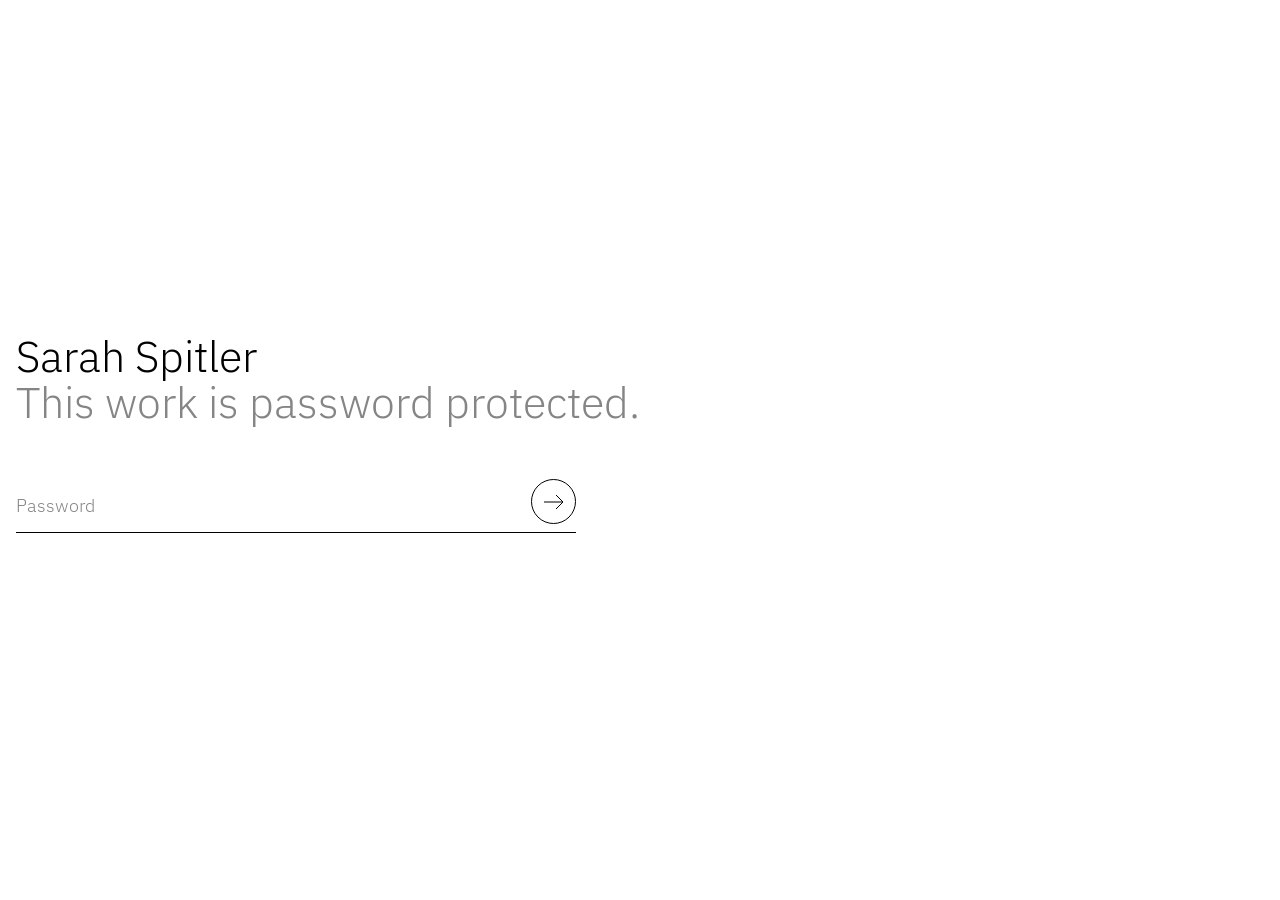
<file: index.html>
<!doctype html>
<html lang="en" class="js locked">
<head>
  <meta charset="utf-8">
  <meta name="viewport" content="width=device-width, initial-scale=1">
  <title>Sarah Spitler — Work</title>
  <meta name="description" content="Sarah Spitler — experience design lead. Selected work, about and contact.">
  <link rel="icon" href="assets/img/favicon.svg" type="image/svg+xml">
  <meta name="robots" content="noindex">
  <link rel="stylesheet" href="assets/css/style.css">
  <script src="assets/js/gate.js"></script>
</head>
<body>
  <noscript><p class="gate-noscript">This site needs JavaScript turned on to unlock.</p></noscript>

  <header class="site-header">
    <div class="header-left">
      <button class="menu-toggle" type="button" aria-label="Open menu" aria-expanded="false" aria-controls="site-menu">
        <svg viewBox="0 0 18 8" fill="none" stroke="currentColor" stroke-width="1" aria-hidden="true"><line x1="0" y1="1" x2="18" y2="1"/><line x1="0" y1="7" x2="18" y2="7"/></svg>
      </button>
      <nav class="crumbs" aria-label="Breadcrumb"><span aria-current="page">/Work</span></nav>
    </div>
    <a class="wave" href="contact.html" aria-label="Say hello — contact">
      <svg viewBox="0 0 28 28" fill="none" stroke-linecap="round" stroke-linejoin="round" aria-hidden="true">
        <g stroke="#000" stroke-width="4.4"><path d="M9.2 17.2 6.6 13M11.6 14.5l-1-7.6M14.6 14V5.2M17.6 14.4l1-7.4M20.2 16l1.7-5.2"/></g>
        <path d="M8.6 15.6c-.2 5 2.4 8.2 6.2 8.2 4 0 6.6-3 6.6-7.6l-6.6-2.6z" fill="#fff" stroke="#000" stroke-width="1"/>
        <g stroke="#fff" stroke-width="2.4"><path d="M9.2 17.2 6.6 13M11.6 14.5l-1-7.6M14.6 14V5.2M17.6 14.4l1-7.4M20.2 16l1.7-5.2"/></g>
        <path d="M3.2 8.6c-.9 1.3-1.2 2.7-1 4.2M24.6 5.4c1 1 1.6 2.2 1.8 3.6" stroke="#000" stroke-width="1"/>
      </svg>
    </a>
  </header>

  <nav class="menu" id="site-menu" aria-label="Main" hidden>
    <button class="menu__close" type="button" aria-label="Close menu">
      <svg viewBox="0 0 13 13" fill="none" stroke="currentColor" stroke-width="1" aria-hidden="true"><path d="M.5.5l12 12M12.5.5l-12 12"/></svg>
    </button>
    <ul>
      <li><a href="index.html" aria-current="page">/Work</a></li>
      <li><a href="about.html">/About</a></li>
      <li><a href="contact.html">/Contact</a></li>
      <li><a href="dogs.html">/Dogs</a></li>
    </ul>
  </nav>

  <main class="work-list">
    <h1 class="sr-only">Selected work</h1>
    <a class="work-row" href="work/bnsf.html" style="--accent: #dd320c; --on-accent: #fff; --i: 0">
      <span class="work-row__detail" aria-hidden="true">
        <span class="arrow-circle"><svg viewBox="0 0 20 16" fill="none" stroke="currentColor" stroke-width="1" aria-hidden="true"><path d="M0 8h19M12 1l7 7-7 7"/></svg></span>
        <span class="work-row__detail-text"><strong>Moving rail forward</strong>Information architecture, end-to-end user flows, design system, AI search</span>
      </span>
      <span class="work-row__lockup">
        <span class="work-row__title">BNSF Railway Site</span>
        <span class="art art--bnsf" aria-hidden="true"><img class="art__rest" src="assets/img/art/bnsf-train.png" width="503" height="121" alt=""><img class="art__pop pop-train" src="assets/img/art/bnsf-train-hover.png" width="517" height="212" alt=""></span>
      </span>
    </a>
    <a class="work-row" href="work/bread-financial.html" style="--accent: #182849; --on-accent: #fff; --i: 1">
      <span class="work-row__detail" aria-hidden="true">
        <span class="arrow-circle"><svg viewBox="0 0 20 16" fill="none" stroke="currentColor" stroke-width="1" aria-hidden="true"><path d="M0 8h19M12 1l7 7-7 7"/></svg></span>
        <span class="work-row__detail-text"><strong>AI shopping agents that scale</strong>AI experience design, conversational UX, prototyping, white-label design system, content design</span>
      </span>
      <span class="work-row__lockup">
        <span class="work-row__title">Bread Financial</span>
        <span class="art art--bread" aria-hidden="true"><img class="art__rest" src="assets/img/art/bread-card.png" width="236" height="184" alt=""><img class="art__pop pop-hairdryer" src="assets/img/art/bread-hairdryer.png" alt=""><img class="art__pop pop-rv" src="assets/img/art/bread-rv.png" alt=""><img class="art__pop pop-tent" src="assets/img/art/bread-tent.png" alt=""><img class="art__pop pop-makeup" src="assets/img/art/bread-makeup.png" alt=""><img class="art__pop pop-perfume" src="assets/img/art/bread-perfume.png" alt=""></span>
      </span>
    </a>
    <a class="work-row" href="work/humana.html" style="--accent: #78be20; --on-accent: #000; --i: 2">
      <span class="work-row__detail" aria-hidden="true">
        <span class="arrow-circle"><svg viewBox="0 0 20 16" fill="none" stroke="currentColor" stroke-width="1" aria-hidden="true"><path d="M0 8h19M12 1l7 7-7 7"/></svg></span>
        <span class="work-row__detail-text"><strong>Self-scheduling that puts patients in control</strong>Scope to come</span>
      </span>
      <span class="work-row__lockup">
        <span class="work-row__title">Humana</span>
        <span class="art art--humana" aria-hidden="true"><img class="art__rest" src="assets/img/art/humana-pill.png" width="303" height="303" alt=""><img class="art__pop pop-pill" src="assets/img/art/humana-pill-hover.png" width="278" height="278" alt=""></span>
      </span>
    </a>
    <a class="work-row" href="work/intel.html" style="--accent: #00c7fd; --on-accent: #000; --i: 3">
      <span class="work-row__detail" aria-hidden="true">
        <span class="arrow-circle"><svg viewBox="0 0 20 16" fill="none" stroke="currentColor" stroke-width="1" aria-hidden="true"><path d="M0 8h19M12 1l7 7-7 7"/></svg></span>
        <span class="work-row__detail-text"><strong>A decade of evolution</strong>Scope to come</span>
      </span>
      <span class="work-row__lockup">
        <span class="work-row__title">Intel</span>
        <span class="art art--intel" aria-hidden="true"><img class="art__rest" src="assets/img/art/intel-chip.svg" width="71" height="74" alt=""><img class="art__pop pop-chip" src="assets/img/art/intel-chip-hover.svg" width="71" height="74" alt=""></span>
      </span>
    </a>
    <a class="work-row" href="work/ups.html" style="--accent: #ffc400; --on-accent: #000; --i: 4">
      <span class="work-row__detail" aria-hidden="true">
        <span class="arrow-circle"><svg viewBox="0 0 20 16" fill="none" stroke="currentColor" stroke-width="1" aria-hidden="true"><path d="M0 8h19M12 1l7 7-7 7"/></svg></span>
        <span class="work-row__detail-text"><strong>Freight, as easy to pay for as a parcel</strong>Payment experience design, end-to-end flows, error states, responsive design</span>
      </span>
      <span class="work-row__lockup">
        <span class="work-row__title">UPS</span>
        <span class="art art--placeholder" aria-hidden="true"><img class="art__rest" src="assets/img/train-placeholder.png" width="154" height="42" alt=""></span>
      </span>
    </a>
    <a class="work-row" href="work/book-it.html" style="--accent: #7a4bd6; --on-accent: #fff; --i: 5">
      <span class="work-row__detail" aria-hidden="true">
        <span class="arrow-circle"><svg viewBox="0 0 20 16" fill="none" stroke="currentColor" stroke-width="1" aria-hidden="true"><path d="M0 8h19M12 1l7 7-7 7"/></svg></span>
        <span class="work-row__detail-text"><strong>Tagline to come</strong>Scope to come</span>
      </span>
      <span class="work-row__lockup">
        <span class="work-row__title">Book It!</span>
        <span class="art art--placeholder" aria-hidden="true"><img class="art__rest" src="assets/img/train-placeholder.png" width="154" height="42" alt=""></span>
      </span>
    </a>
  </main>

  <footer class="site-footer">© Sarah Spitler, 2026</footer>

  <script src="assets/js/main.js" defer></script>
</body>
</html>
</file>
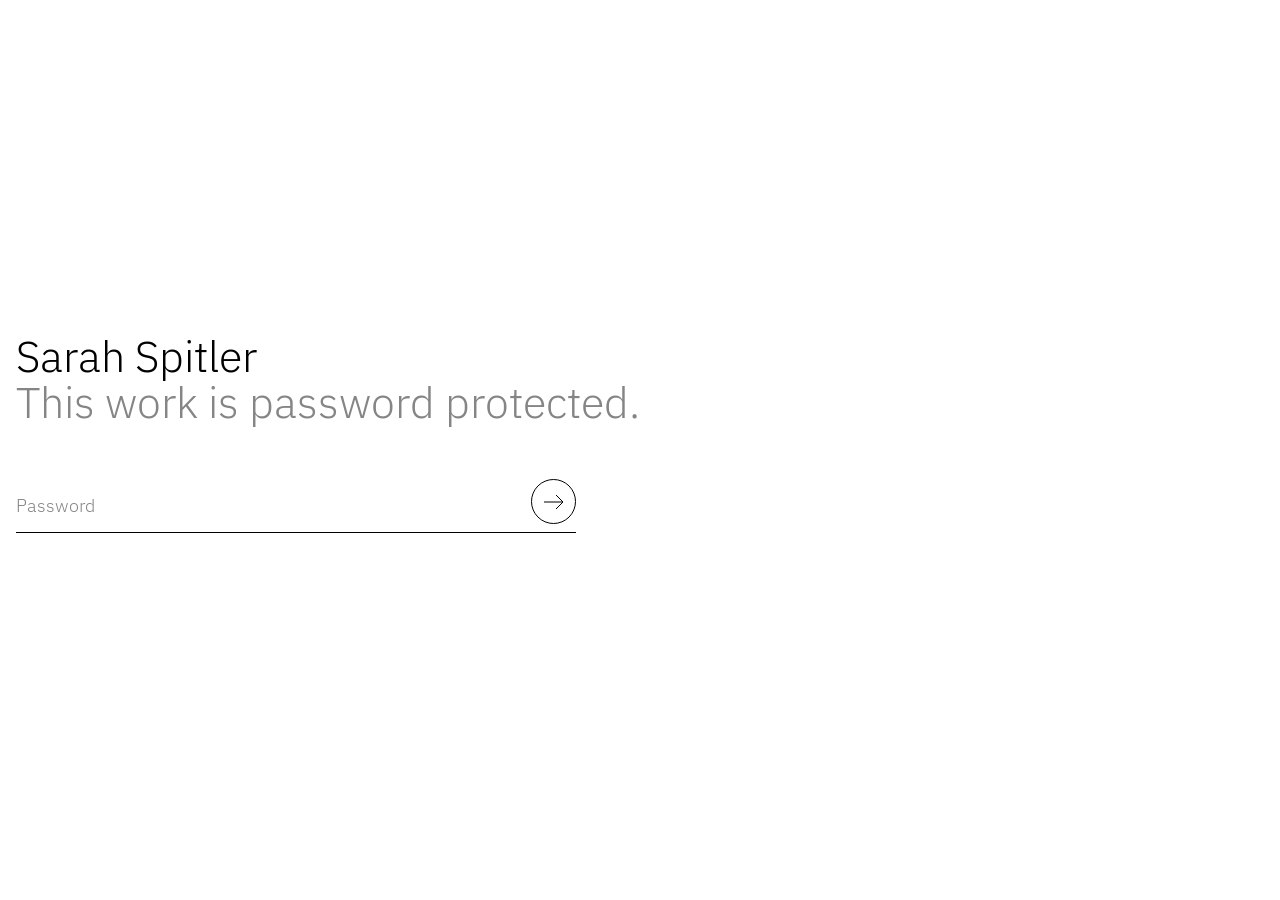
<file: about.html>
<!doctype html>
<html lang="en" class="js locked">
<head>
  <meta charset="utf-8">
  <meta name="viewport" content="width=device-width, initial-scale=1">
  <title>About — Sarah Spitler</title>
  <meta name="description" content="Sarah Spitler — experience design lead. Selected work, about and contact.">
  <link rel="icon" href="assets/img/favicon.svg" type="image/svg+xml">
  <meta name="robots" content="noindex">
  <link rel="stylesheet" href="assets/css/style.css">
  <script src="assets/js/gate.js"></script>
</head>
<body>
  <noscript><p class="gate-noscript">This site needs JavaScript turned on to unlock.</p></noscript>

  <header class="site-header">
    <div class="header-left">
      <button class="menu-toggle" type="button" aria-label="Open menu" aria-expanded="false" aria-controls="site-menu">
        <svg viewBox="0 0 18 8" fill="none" stroke="currentColor" stroke-width="1" aria-hidden="true"><line x1="0" y1="1" x2="18" y2="1"/><line x1="0" y1="7" x2="18" y2="7"/></svg>
      </button>
      <nav class="crumbs" aria-label="Breadcrumb"><span aria-current="page">/About</span></nav>
    </div>
    <a class="wave" href="contact.html" aria-label="Say hello — contact">
      <svg viewBox="0 0 28 28" fill="none" stroke-linecap="round" stroke-linejoin="round" aria-hidden="true">
        <g stroke="#000" stroke-width="4.4"><path d="M9.2 17.2 6.6 13M11.6 14.5l-1-7.6M14.6 14V5.2M17.6 14.4l1-7.4M20.2 16l1.7-5.2"/></g>
        <path d="M8.6 15.6c-.2 5 2.4 8.2 6.2 8.2 4 0 6.6-3 6.6-7.6l-6.6-2.6z" fill="#fff" stroke="#000" stroke-width="1"/>
        <g stroke="#fff" stroke-width="2.4"><path d="M9.2 17.2 6.6 13M11.6 14.5l-1-7.6M14.6 14V5.2M17.6 14.4l1-7.4M20.2 16l1.7-5.2"/></g>
        <path d="M3.2 8.6c-.9 1.3-1.2 2.7-1 4.2M24.6 5.4c1 1 1.6 2.2 1.8 3.6" stroke="#000" stroke-width="1"/>
      </svg>
    </a>
  </header>

  <nav class="menu" id="site-menu" aria-label="Main" hidden>
    <button class="menu__close" type="button" aria-label="Close menu">
      <svg viewBox="0 0 13 13" fill="none" stroke="currentColor" stroke-width="1" aria-hidden="true"><path d="M.5.5l12 12M12.5.5l-12 12"/></svg>
    </button>
    <ul>
      <li><a href="index.html">/Work</a></li>
      <li><a href="about.html" aria-current="page">/About</a></li>
      <li><a href="contact.html">/Contact</a></li>
      <li><a href="dogs.html">/Dogs</a></li>
    </ul>
  </nav>

  <main class="about">
    <!-- data-word-trail = the placeholder interaction (words light up on hover/tap). Remove the attribute to turn it off. -->
    <div class="about__statement" data-word-trail>
      <h1 class="sr-only">About</h1>
      <p>Listening. Then doing. <br>Then listening. Then doing.</p>
      <p>It’s the most human way of operating in the world. Design asks us to empathize–to become someone else for a bit– to absorb their stories; to activate our imaginations. For over a decade, I’ve used that rhythm to turn big challenges into scalable experiences for millions of users.</p>
      <p>Lately I’ve been (exploring the next wave of tools and workflows, and trying to find the ways they can best support the design process and open up more room for larger thinking, blah blah something)</p>
    </div>

    <aside class="cv" aria-labelledby="cv-heading">
      <h2 id="cv-heading">CV</h2>
      <div class="cv__item">
        <h3>Senior Product Designer</h3>
        <p class="cv__where"><a href="https://www.publicisgroupe.com/en" target="_blank" rel="noopener">Publicis</a>, 2014—2026</p>
        <p>Led a small design team and owned the experience vision from POC to handoff</p>
        <p>Defined reusable, accessible patterns: a flexible directory, a campaign toolkit, a personalized freight shipping flow. (name drop and <a href="#">link</a> to companies)</p>
      </div>
      <div class="cv__item">
        <h3>UX Designer</h3>
        <p class="cv__where"><a href="https://www.omc.com/" target="_blank" rel="noopener">DDB</a>, 2014—2016</p>
        <p>Led a small design team and owned the experience vision from POC to handoff</p>
        <p>Defined reusable, accessible patterns: a flexible directory, a campaign toolkit, a personalized freight shipping flow.</p>
      </div>
      <div class="cv__item">
        <h3>UX Researcher</h3>
        <p class="cv__where"><a href="https://boltpeters.com/" target="_blank" rel="noopener">Bolt Peters</a> (acq. Facebook), 2012</p>
        <p>Led a small design team and owned the experience vision from POC to handoff</p>
        <p>Defined reusable, accessible patterns: a flexible directory, a campaign toolkit, a personalized freight shipping flow.</p>
      </div>
      <div class="cv__links">
        <!-- TODO: add profile URLs -->
        <a href="#" aria-label="LinkedIn"><svg viewBox="0 0 24 24" fill="currentColor" aria-hidden="true"><path d="M20.447 20.452h-3.554v-5.569c0-1.328-.027-3.037-1.852-3.037-1.853 0-2.136 1.445-2.136 2.939v5.667H9.351V9h3.414v1.561h.046c.477-.9 1.637-1.85 3.37-1.85 3.601 0 4.267 2.37 4.267 5.455v6.286zM5.337 7.433c-1.144 0-2.063-.926-2.063-2.065 0-1.138.92-2.063 2.063-2.063 1.14 0 2.064.925 2.064 2.063 0 1.139-.925 2.065-2.064 2.065zm1.782 13.019H3.555V9h3.564v11.452zM22.225 0H1.771C.792 0 0 .774 0 1.729v20.542C0 23.227.792 24 1.771 24h20.451C23.2 24 24 23.227 24 22.271V1.729C24 .774 23.2 0 22.222 0h.003z"/></svg></a>
        <a href="#" aria-label="GitHub"><svg viewBox="0 0 24 24" fill="currentColor" aria-hidden="true"><path d="M12 .297c-6.63 0-12 5.373-12 12 0 5.303 3.438 9.8 8.205 11.385.6.113.82-.258.82-.577 0-.285-.01-1.04-.015-2.04-3.338.724-4.042-1.61-4.042-1.61C4.422 18.07 3.633 17.7 3.633 17.7c-1.087-.744.084-.729.084-.729 1.205.084 1.838 1.236 1.838 1.236 1.07 1.835 2.809 1.305 3.495.998.108-.776.417-1.305.76-1.605-2.665-.3-5.466-1.332-5.466-5.93 0-1.31.465-2.38 1.235-3.22-.135-.303-.54-1.523.105-3.176 0 0 1.005-.322 3.3 1.23.96-.267 1.98-.399 3-.405 1.02.006 2.04.138 3 .405 2.28-1.552 3.285-1.23 3.285-1.23.645 1.653.24 2.873.12 3.176.765.84 1.23 1.91 1.23 3.22 0 4.61-2.805 5.625-5.475 5.92.42.36.81 1.096.81 2.22 0 1.606-.015 2.896-.015 3.286 0 .315.21.69.825.57C20.565 22.092 24 17.592 24 12.297c0-6.627-5.373-12-12-12"/></svg></a>
      </div>
    </aside>
  </main>

  <footer class="site-footer">© Sarah Spitler, 2026</footer>

  <script src="assets/js/main.js" defer></script>
</body>
</html>
</file>
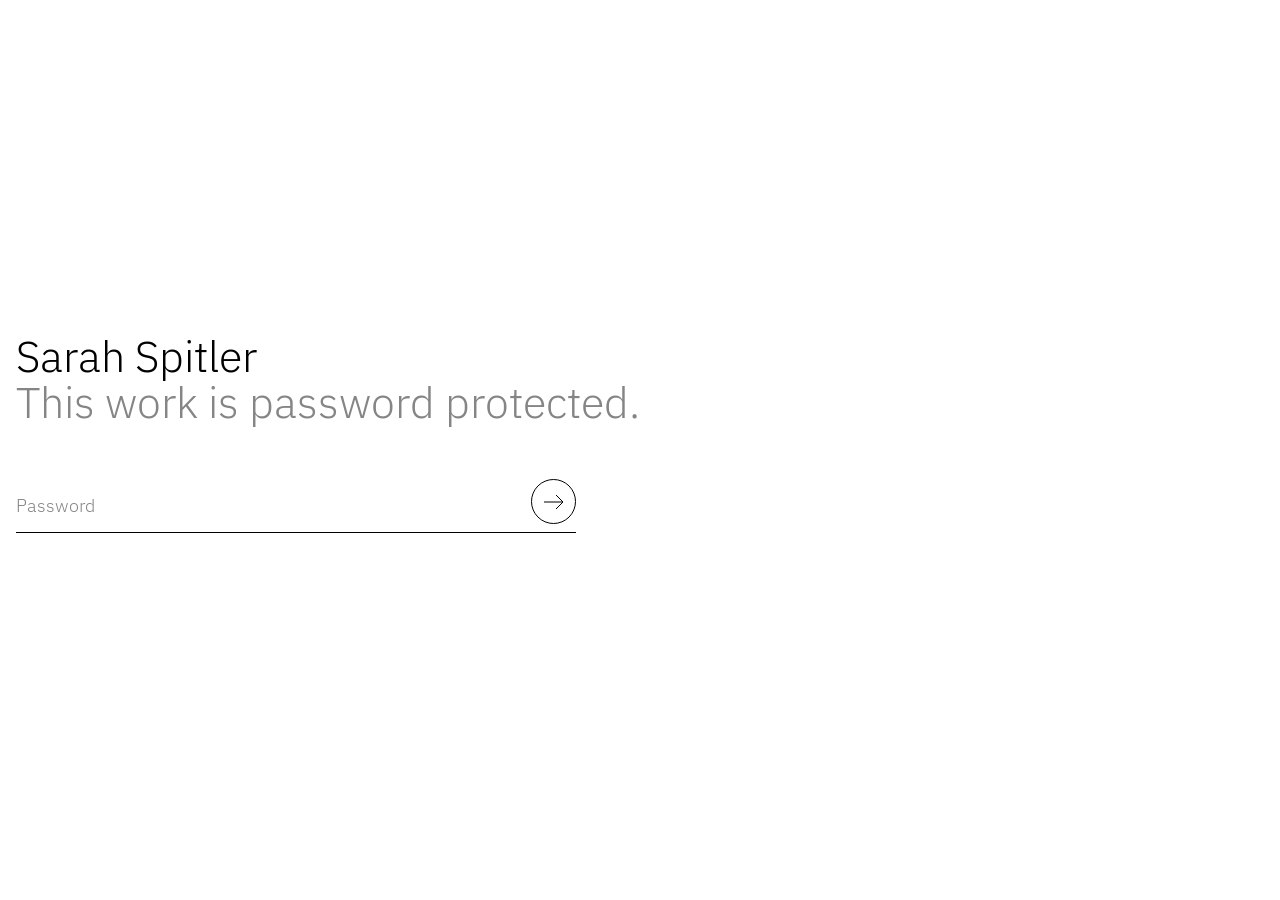
<file: contact.html>
<!doctype html>
<html lang="en" class="js locked">
<head>
  <meta charset="utf-8">
  <meta name="viewport" content="width=device-width, initial-scale=1">
  <title>Contact — Sarah Spitler</title>
  <meta name="description" content="Sarah Spitler — experience design lead. Selected work, about and contact.">
  <link rel="icon" href="assets/img/favicon.svg" type="image/svg+xml">
  <meta name="robots" content="noindex">
  <link rel="stylesheet" href="assets/css/style.css">
  <script src="assets/js/gate.js"></script>
</head>
<body>
  <noscript><p class="gate-noscript">This site needs JavaScript turned on to unlock.</p></noscript>

  <header class="site-header">
    <div class="header-left">
      <button class="menu-toggle" type="button" aria-label="Open menu" aria-expanded="false" aria-controls="site-menu">
        <svg viewBox="0 0 18 8" fill="none" stroke="currentColor" stroke-width="1" aria-hidden="true"><line x1="0" y1="1" x2="18" y2="1"/><line x1="0" y1="7" x2="18" y2="7"/></svg>
      </button>
      <nav class="crumbs" aria-label="Breadcrumb"><span aria-current="page">/Contact</span></nav>
    </div>
    <a class="wave" href="contact.html" aria-label="Say hello — contact">
      <svg viewBox="0 0 28 28" fill="none" stroke-linecap="round" stroke-linejoin="round" aria-hidden="true">
        <g stroke="#000" stroke-width="4.4"><path d="M9.2 17.2 6.6 13M11.6 14.5l-1-7.6M14.6 14V5.2M17.6 14.4l1-7.4M20.2 16l1.7-5.2"/></g>
        <path d="M8.6 15.6c-.2 5 2.4 8.2 6.2 8.2 4 0 6.6-3 6.6-7.6l-6.6-2.6z" fill="#fff" stroke="#000" stroke-width="1"/>
        <g stroke="#fff" stroke-width="2.4"><path d="M9.2 17.2 6.6 13M11.6 14.5l-1-7.6M14.6 14V5.2M17.6 14.4l1-7.4M20.2 16l1.7-5.2"/></g>
        <path d="M3.2 8.6c-.9 1.3-1.2 2.7-1 4.2M24.6 5.4c1 1 1.6 2.2 1.8 3.6" stroke="#000" stroke-width="1"/>
      </svg>
    </a>
  </header>

  <nav class="menu" id="site-menu" aria-label="Main" hidden>
    <button class="menu__close" type="button" aria-label="Close menu">
      <svg viewBox="0 0 13 13" fill="none" stroke="currentColor" stroke-width="1" aria-hidden="true"><path d="M.5.5l12 12M12.5.5l-12 12"/></svg>
    </button>
    <ul>
      <li><a href="index.html">/Work</a></li>
      <li><a href="about.html">/About</a></li>
      <li><a href="contact.html" aria-current="page">/Contact</a></li>
      <li><a href="dogs.html">/Dogs</a></li>
    </ul>
  </nav>

  <main class="simple">
    <h1 class="sr-only">Contact</h1>
    <p class="simple__statement">Say hello. <br>I’m always up for talking about design, systems and good problems — <a href="mailto:hello@sarahspitler.com">hello@sarahspitler.com</a></p>
    <!-- TODO: confirm email address and add profile URLs -->
    <dl class="contact-list">
      <div><dt>Email</dt><dd><a href="mailto:hello@sarahspitler.com">hello@sarahspitler.com</a></dd></div>
      <div><dt>Elsewhere</dt><dd><a href="#">LinkedIn</a><br><a href="#">GitHub</a></dd></div>
      <div><dt>Based in</dt><dd>Northern California, working remotely</dd></div>
    </dl>
  </main>

  <footer class="site-footer">© Sarah Spitler, 2026</footer>

  <script src="assets/js/main.js" defer></script>
</body>
</html>
</file>
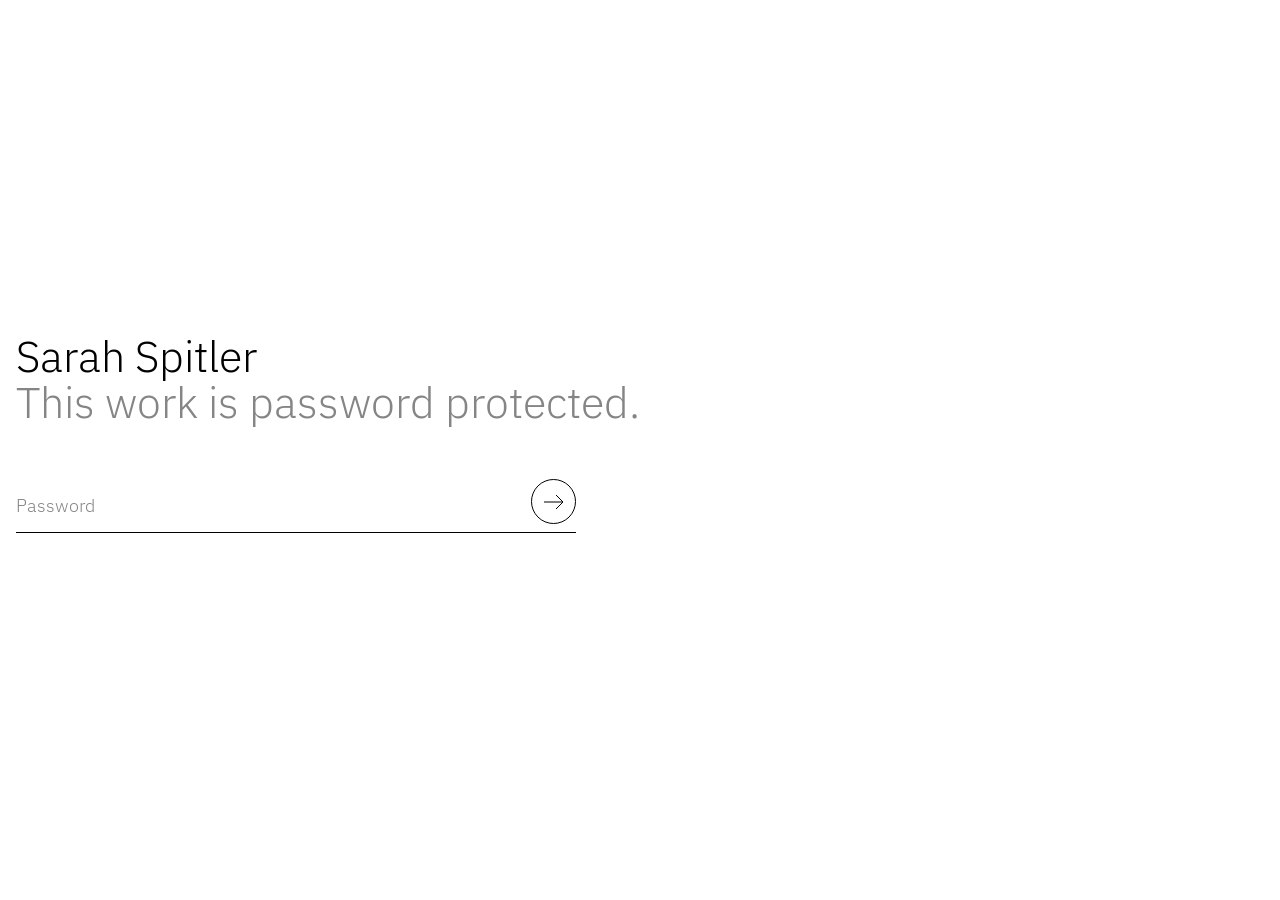
<file: dogs.html>
<!doctype html>
<html lang="en" class="js locked">
<head>
  <meta charset="utf-8">
  <meta name="viewport" content="width=device-width, initial-scale=1">
  <title>Dogs — Sarah Spitler</title>
  <meta name="description" content="Sarah Spitler — experience design lead. Selected work, about and contact.">
  <link rel="icon" href="assets/img/favicon.svg" type="image/svg+xml">
  <meta name="robots" content="noindex">
  <link rel="stylesheet" href="assets/css/style.css">
  <script src="assets/js/gate.js"></script>
</head>
<body>
  <noscript><p class="gate-noscript">This site needs JavaScript turned on to unlock.</p></noscript>

  <header class="site-header">
    <div class="header-left">
      <button class="menu-toggle" type="button" aria-label="Open menu" aria-expanded="false" aria-controls="site-menu">
        <svg viewBox="0 0 18 8" fill="none" stroke="currentColor" stroke-width="1" aria-hidden="true"><line x1="0" y1="1" x2="18" y2="1"/><line x1="0" y1="7" x2="18" y2="7"/></svg>
      </button>
      <nav class="crumbs" aria-label="Breadcrumb"><span aria-current="page">/Dogs</span></nav>
    </div>
    <a class="wave" href="contact.html" aria-label="Say hello — contact">
      <svg viewBox="0 0 28 28" fill="none" stroke-linecap="round" stroke-linejoin="round" aria-hidden="true">
        <g stroke="#000" stroke-width="4.4"><path d="M9.2 17.2 6.6 13M11.6 14.5l-1-7.6M14.6 14V5.2M17.6 14.4l1-7.4M20.2 16l1.7-5.2"/></g>
        <path d="M8.6 15.6c-.2 5 2.4 8.2 6.2 8.2 4 0 6.6-3 6.6-7.6l-6.6-2.6z" fill="#fff" stroke="#000" stroke-width="1"/>
        <g stroke="#fff" stroke-width="2.4"><path d="M9.2 17.2 6.6 13M11.6 14.5l-1-7.6M14.6 14V5.2M17.6 14.4l1-7.4M20.2 16l1.7-5.2"/></g>
        <path d="M3.2 8.6c-.9 1.3-1.2 2.7-1 4.2M24.6 5.4c1 1 1.6 2.2 1.8 3.6" stroke="#000" stroke-width="1"/>
      </svg>
    </a>
  </header>

  <nav class="menu" id="site-menu" aria-label="Main" hidden>
    <button class="menu__close" type="button" aria-label="Close menu">
      <svg viewBox="0 0 13 13" fill="none" stroke="currentColor" stroke-width="1" aria-hidden="true"><path d="M.5.5l12 12M12.5.5l-12 12"/></svg>
    </button>
    <ul>
      <li><a href="index.html">/Work</a></li>
      <li><a href="about.html">/About</a></li>
      <li><a href="contact.html">/Contact</a></li>
      <li><a href="dogs.html" aria-current="page">/Dogs</a></li>
    </ul>
  </nav>

  <main class="simple">
    <h1 class="sr-only">Dogs</h1>
    <p class="simple__statement">Dogs. <br>Placeholder — the good stuff goes here.</p>
  </main>

  <footer class="site-footer">© Sarah Spitler, 2026</footer>

  <script src="assets/js/main.js" defer></script>
</body>
</html>
</file>
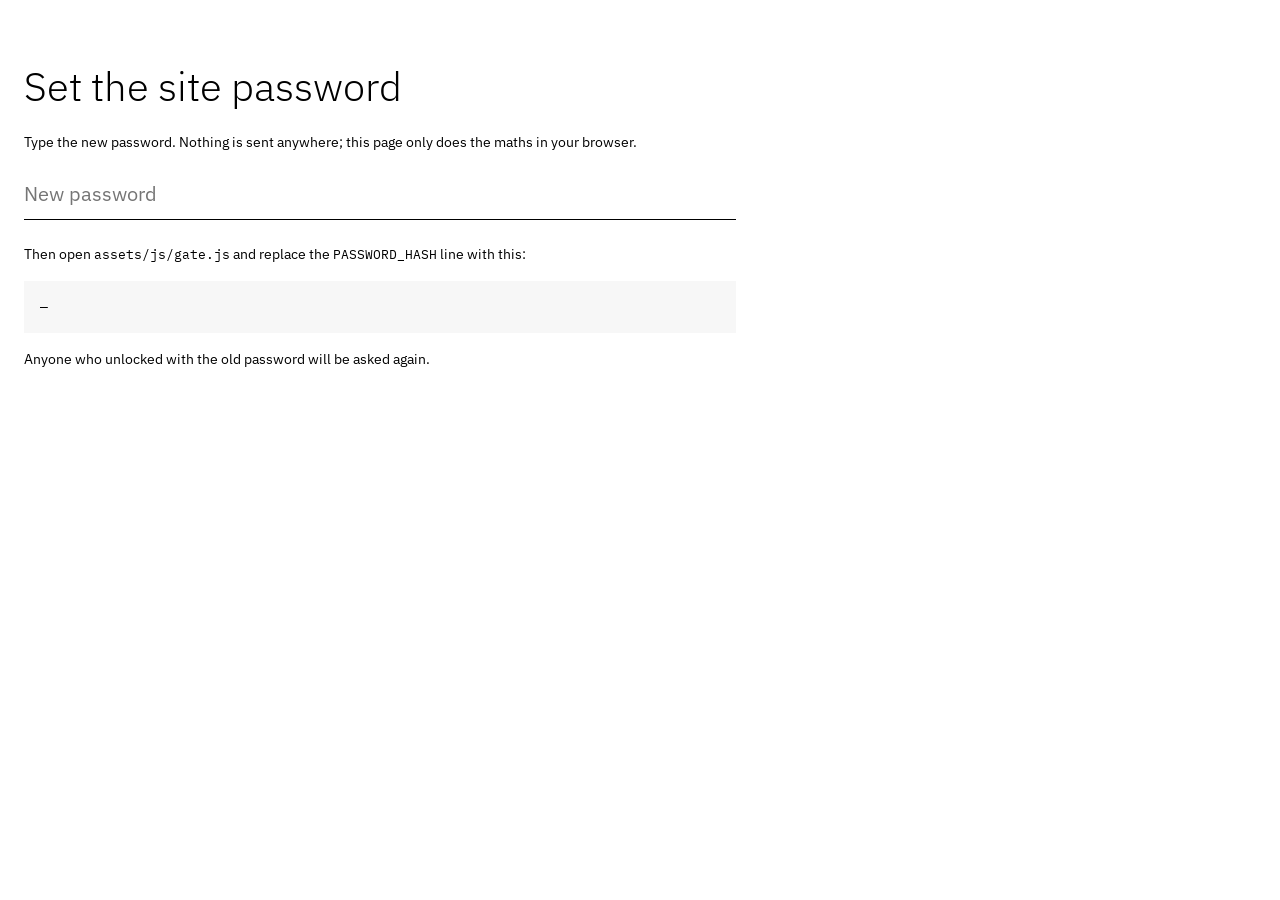
<file: tools/set-password.html>
<!doctype html>
<html lang="en">
<head>
  <meta charset="utf-8">
  <meta name="viewport" content="width=device-width, initial-scale=1">
  <meta name="robots" content="noindex">
  <title>Set site password</title>
  <link rel="stylesheet" href="../assets/css/style.css">
  <style>
    body { padding: 64px 24px; max-width: 760px; }
    h1 { font-size: 40px; font-weight: 300; line-height: 1.1; margin: 0 0 24px; }
    p { margin-bottom: 16px; }
    input { font: inherit; font-size: 20px; width: 100%; padding: 12px 0; border: 0; border-bottom: 1px solid #000; outline: 0; margin-bottom: 24px; }
    code, pre { font-family: var(--font-mono); font-size: 13px; }
    pre { background: var(--surface); padding: 16px; white-space: pre-wrap; word-break: break-all; min-height: 52px; margin: 0 0 16px; }
  </style>
</head>
<body>
  <h1>Set the site password</h1>
  <p>Type the new password. Nothing is sent anywhere; this page only does the maths in your browser.</p>
  <input id="pw" type="text" placeholder="New password" autocomplete="off" autocapitalize="off" spellcheck="false">
  <p>Then open <code>assets/js/gate.js</code> and replace the <code>PASSWORD_HASH</code> line with this:</p>
  <pre id="out">—</pre>
  <p>Anyone who unlocked with the old password will be asked again.</p>
  <script>
    const SALT = "sarahspitler.com::";
    const pw = document.getElementById("pw"), out = document.getElementById("out");
    pw.addEventListener("input", async () => {
      if (!pw.value) { out.textContent = "—"; return; }
      const buf = await crypto.subtle.digest("SHA-256", new TextEncoder().encode(SALT + pw.value));
      const hex = [...new Uint8Array(buf)].map((b) => b.toString(16).padStart(2, "0")).join("");
      out.textContent = `const PASSWORD_HASH = "${hex}";`;
    });
  </script>
</body>
</html>
</file>
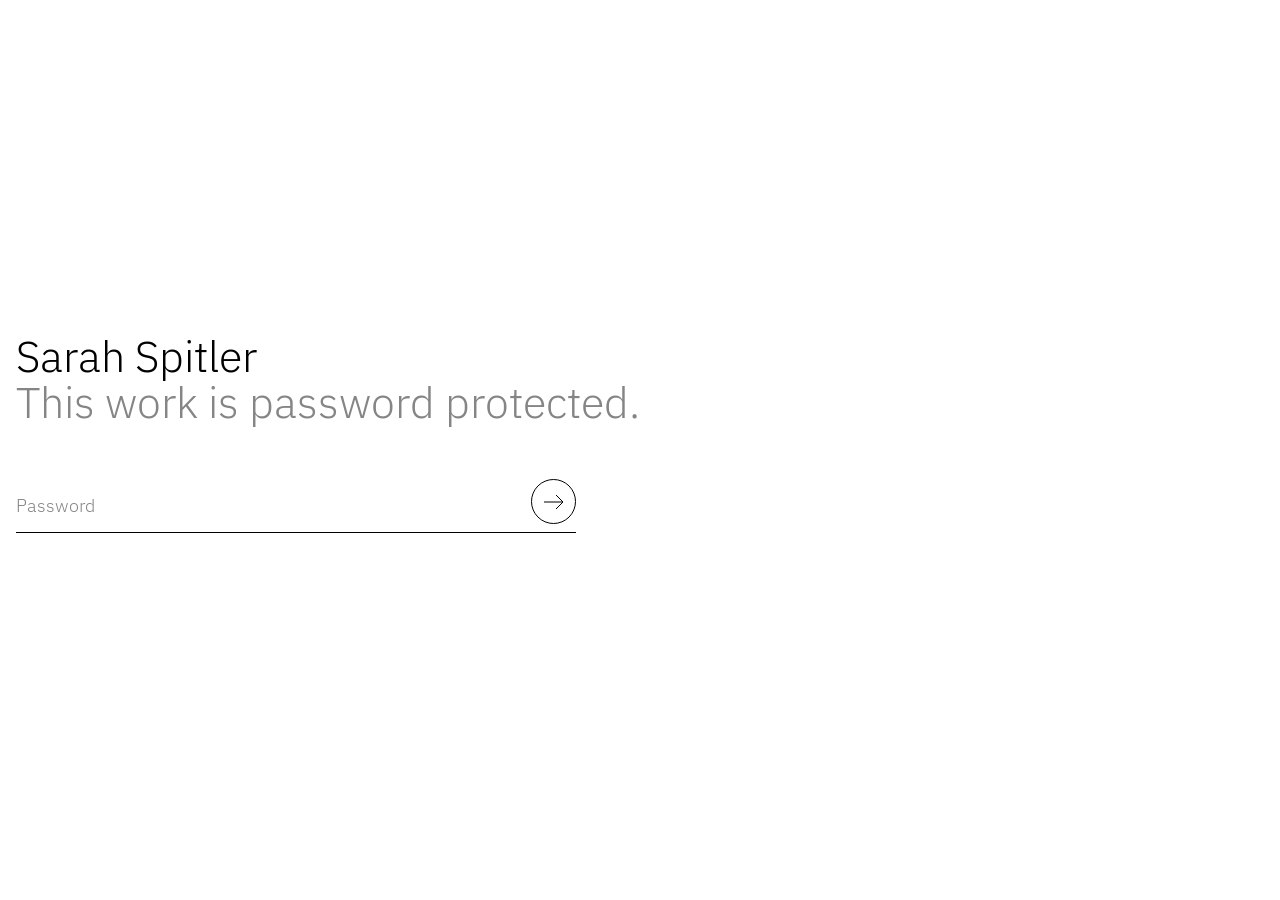
<file: work/bnsf.html>
<!doctype html>
<html lang="en" class="js locked">
<head>
  <meta charset="utf-8">
  <meta name="viewport" content="width=device-width, initial-scale=1">
  <title>BNSF Railway Site — Sarah Spitler</title>
  <meta name="description" content="Sarah Spitler — experience design lead. Selected work, about and contact.">
  <link rel="icon" href="../assets/img/favicon.svg" type="image/svg+xml">
  <meta name="robots" content="noindex">
  <link rel="stylesheet" href="../assets/css/style.css">
  <script src="../assets/js/gate.js"></script>
</head>
<body style="--accent: #f85c12">
  <noscript><p class="gate-noscript">This site needs JavaScript turned on to unlock.</p></noscript>

  <header class="site-header">
    <div class="header-left">
      <button class="menu-toggle" type="button" aria-label="Open menu" aria-expanded="false" aria-controls="site-menu">
        <svg viewBox="0 0 18 8" fill="none" stroke="currentColor" stroke-width="1" aria-hidden="true"><line x1="0" y1="1" x2="18" y2="1"/><line x1="0" y1="7" x2="18" y2="7"/></svg>
      </button>
      <nav class="crumbs" aria-label="Breadcrumb"><a href="../index.html">/Work</a><span aria-current="page">/BNSF</span></nav>
    </div>
    <a class="wave" href="../contact.html" aria-label="Say hello — contact">
      <svg viewBox="0 0 28 28" fill="none" stroke-linecap="round" stroke-linejoin="round" aria-hidden="true">
        <g stroke="#000" stroke-width="4.4"><path d="M9.2 17.2 6.6 13M11.6 14.5l-1-7.6M14.6 14V5.2M17.6 14.4l1-7.4M20.2 16l1.7-5.2"/></g>
        <path d="M8.6 15.6c-.2 5 2.4 8.2 6.2 8.2 4 0 6.6-3 6.6-7.6l-6.6-2.6z" fill="#fff" stroke="#000" stroke-width="1"/>
        <g stroke="#fff" stroke-width="2.4"><path d="M9.2 17.2 6.6 13M11.6 14.5l-1-7.6M14.6 14V5.2M17.6 14.4l1-7.4M20.2 16l1.7-5.2"/></g>
        <path d="M3.2 8.6c-.9 1.3-1.2 2.7-1 4.2M24.6 5.4c1 1 1.6 2.2 1.8 3.6" stroke="#000" stroke-width="1"/>
      </svg>
    </a>
  </header>

  <nav class="menu" id="site-menu" aria-label="Main" hidden>
    <button class="menu__close" type="button" aria-label="Close menu">
      <svg viewBox="0 0 13 13" fill="none" stroke="currentColor" stroke-width="1" aria-hidden="true"><path d="M.5.5l12 12M12.5.5l-12 12"/></svg>
    </button>
    <ul>
      <li><a href="../index.html" aria-current="page">/Work</a></li>
      <li><a href="../about.html">/About</a></li>
      <li><a href="../contact.html">/Contact</a></li>
      <li><a href="../dogs.html">/Dogs</a></li>
    </ul>
  </nav>

  <main class="project">
    <div class="project-top">
    <header class="project-intro">
      <h1 class="project-intro__title"><span>BNSF Railway Site</span> From proof of concept to platform: creating a self-serve BNSF.com that arms content teams with a fresh, modular design system.</h1>
      <dl class="meta">
        <div><dt>Scope</dt><dd>Information architecture, end-to-end user flows, design system, AI search</dd></div>
        <div><dt>Timeline</dt><dd>Dec 2025—Sep 2026</dd></div>
        <div><dt>Role</dt><dd>Led a small design team and owned the experience vision from POC to handoff<br>Defined reusable, accessible patterns: a flexible directory, a campaign toolkit, a personalized freight shipping flow.</dd></div>
      </dl>
    </header>

    <figure class="project-hero">
      <img src="../assets/img/bnsf-hero.jpg" width="1511" height="861" alt="An orange BNSF locomotive on the tracks in front of a downtown skyline">
    </figure>
    </div>

    <!-- Light area: final work, videos, prototypes -->
    <div class="project-body">
      <section class="chapter">
        <p class="chapter__num">I.</p>
        <p><span class="lead">BNSF is a tech-enabled logistics partner,</span> but its website still read like a heritage railroad company. Prospective shippers rarely saw rail as an option, and existing customers split freight between railroads based on which was easier to work with. With a focus on converting curious shippers and moving customers from calls to self-serve help, we were brought on for a quick proof of concept which quickly led to building out the full platform and scalable design system.</p>
      </section>

      <figure class="media">
        <div class="media__frame">
          <div class="video" data-video>
            <video src="../assets/video/bnsf-home-hero.mp4" poster="../assets/img/bnsf-home-hero-poster.jpg" width="1600" height="1152" autoplay muted loop playsinline controls preload="metadata" aria-label="Screen recording: the BNSF.com home page hero cycling through its headlines beside the “Ship it, easy” product finder"></video>
          </div>
        </div>
        <figcaption><svg viewBox="0 0 16 20" fill="none" stroke="currentColor" stroke-width="1" aria-hidden="true"><path d="M8 20V1M1 8l7-7 7 7"/></svg><span>Straight off from the homepage, we turned “I don’t know where to start” into a shipping recommendation, with no prior knowledge of rail required.</span></figcaption>
      </figure>

      <section class="chapter">
        <p class="chapter__num">II.</p>
        <p><em>Movement</em> became our strategic focus. Rather than big, showy animation, we leaned on small, dynamic touches—headlines that advance, content that eases into place, a call to action that travels with you—to communicate <em>progressing forward</em>, both functionally and metaphorically. Each motion does a job, guiding people toward their next step, while quietly reinforcing what BNSF does: keep things moving.</p>
      </section>

      <!-- Media carousel: one .media__slide per item, one caption <span> per slide, in the same order -->
      <figure class="media media--carousel" data-media-carousel>
        <div class="media__frame">
          <div class="media__track" tabindex="0" aria-label="Home page recordings — 2 items, scroll sideways">
            <div class="media__slide">
              <div class="video" data-video>
                <video src="../assets/video/bnsf-home-scroll.mp4" poster="../assets/img/bnsf-home-scroll-poster.jpg" width="1600" height="1174" autoplay muted loop playsinline controls preload="metadata" aria-label="Screen recording: scrolling down the BNSF.com home page as a “Ship it, easy” button joins the navigation"></video>
              </div>
            </div>
            <div class="media__slide">
              <div class="video" data-video>
                <video src="../assets/video/bnsf-home-lower-scroll.mp4" poster="../assets/img/bnsf-home-lower-scroll-poster.jpg" width="1600" height="1014" autoplay muted loop playsinline controls preload="metadata" aria-label="Screen recording: scrolling the lower BNSF.com home page as a small train travels along a dotted line between sections"></video>
              </div>
            </div>
          </div>
        </div>
        <figcaption>
          <svg viewBox="0 0 16 20" fill="none" stroke="currentColor" stroke-width="1" aria-hidden="true"><path d="M8 20V1M1 8l7-7 7 7"/></svg>
          <span class="media__captions" aria-live="polite">
            <span>Every page resolves into a low-friction next step, and a persistent “Ship It” button becomes part of the navigation as you scroll.</span>
            <span hidden>On the Home page, an extra touch of a small moving train playfully positions the dotted line as a metaphor that “moves” the user through the site.</span>
          </span>
          <span class="media__nav">
            <span class="media__count" aria-hidden="true">1 / 2</span>
            <button class="media__prev" type="button" aria-label="Previous item"><svg viewBox="0 0 20 16" fill="none" stroke="currentColor" stroke-width="1" aria-hidden="true"><path d="M0 8h19M12 1l7 7-7 7"/></svg></button>
            <button class="media__next" type="button" aria-label="Next item"><svg viewBox="0 0 20 16" fill="none" stroke="currentColor" stroke-width="1" aria-hidden="true"><path d="M0 8h19M12 1l7 7-7 7"/></svg></button>
          </span>
        </figcaption>
      </figure>

      <section class="chapter">
        <p class="chapter__num">III.</p>
        <p>Keeping users progressing forward informed the way we approached several very large operations issues, such as search and self-serve help. Previously methods of information-seeking were informed by the business structure, rather than user needs, and often required insider knowledge to even get started. We overhauled the experience by using smart defaults, natural language queries, and scalable directories that could be both familiar while also customized for unique contexts.</p>
      </section>

      <figure class="media media--carousel" data-media-carousel>
        <div class="media__frame">
          <div class="media__track" tabindex="0" aria-label="Search and self-serve recordings — 2 items, scroll sideways">
            <div class="media__slide">
              <div class="video" data-video>
                <video src="../assets/video/bnsf-type-to-filter.mp4" poster="../assets/img/bnsf-type-to-filter-poster.jpg" width="1600" height="1096" autoplay muted loop playsinline controls preload="metadata" aria-label="Screen recording: typing in the “Find your Facility” directory narrows the list letter by letter, then a facility expands to show its services"></video>
              </div>
            </div>
            <div class="media__slide">
              <div class="video" data-video>
                <video src="../assets/video/bnsf-search-flow.mp4" poster="../assets/img/bnsf-search-flow-poster.jpg" width="1600" height="930" autoplay muted loop playsinline controls preload="metadata" aria-label="Screen recording: opening “Ask BNSF anything”, asking how to ship 300k lbs of fertilizer in Texas, and reading an AI answer with sources and related questions"></video>
              </div>
            </div>
          </div>
        </div>
        <figcaption>
          <svg viewBox="0 0 16 20" fill="none" stroke="currentColor" stroke-width="1" aria-hidden="true"><path d="M8 20V1M1 8l7-7 7 7"/></svg>
          <span class="media__captions" aria-live="polite">
            <span>A directory that answers as you type. Results narrow with every letter, matches are highlighted and the count updates live, so finding a facility takes no knowledge of how BNSF is organized. Details open in place.</span>
            <span hidden>Search starts with a question, not a keyword. “Ask BNSF anything” offers common questions as a way in, then answers in plain language with numbered sources, related follow-ups and a route to a person, with full results one click away.</span>
          </span>
          <span class="media__nav">
            <span class="media__count" aria-hidden="true">1 / 2</span>
            <button class="media__prev" type="button" aria-label="Previous item"><svg viewBox="0 0 20 16" fill="none" stroke="currentColor" stroke-width="1" aria-hidden="true"><path d="M0 8h19M12 1l7 7-7 7"/></svg></button>
            <button class="media__next" type="button" aria-label="Next item"><svg viewBox="0 0 20 16" fill="none" stroke="currentColor" stroke-width="1" aria-hidden="true"><path d="M0 8h19M12 1l7 7-7 7"/></svg></button>
          </span>
        </figcaption>
      </figure>

      <section class="chapter">
        <p class="chapter__num">IV.</p>
        <p>We created a system of over 60 reusable components that brought velocity to development and content authoring, without sacrificing attention to detail. The MVP site launched in November 2026.</p>
      </section>

      <figure class="media media--carousel" data-media-carousel>
        <div class="media__frame">
          <div class="media__track" tabindex="0" aria-label="Component system recordings — 2 items, scroll sideways">
            <div class="media__slide">
              <div class="video" data-video>
                <video src="../assets/video/bnsf-intermodal.mp4" poster="../assets/img/bnsf-intermodal-poster.jpg" width="1600" height="1134" autoplay muted loop playsinline controls preload="metadata" aria-label="Screen recording: scrolling the Intermodal page past headline statistics, product tiles, a benefits list and an animated “Intermodal 101” diagram of a shipment’s journey"></video>
              </div>
            </div>
            <div class="media__slide">
              <div class="video" data-video>
                <video src="../assets/video/bnsf-menu-overlay.mp4" poster="../assets/img/bnsf-menu-overlay-poster.jpg" width="1600" height="864" autoplay muted loop playsinline controls preload="metadata" aria-label="Screen recording: moving through the Ship menu overlay as a shimmer runs along the dividers between its columns"></video>
              </div>
            </div>
          </div>
        </div>
        <figcaption>
          <svg viewBox="0 0 16 20" fill="none" stroke="currentColor" stroke-width="1" aria-hidden="true"><path d="M8 20V1M1 8l7-7 7 7"/></svg>
          <span class="media__captions" aria-live="polite">
            <span>From a system of interactive tiles to motion-based “101” explainers of how rail shipping works, the design aimed to simplify and make rail shipping feel accessible and modern.</span>
            <span hidden>Small touches, such as a shimmer effect on menu section dividers, brought life to the experience.</span>
          </span>
          <span class="media__nav">
            <span class="media__count" aria-hidden="true">1 / 2</span>
            <button class="media__prev" type="button" aria-label="Previous item"><svg viewBox="0 0 20 16" fill="none" stroke="currentColor" stroke-width="1" aria-hidden="true"><path d="M0 8h19M12 1l7 7-7 7"/></svg></button>
            <button class="media__next" type="button" aria-label="Next item"><svg viewBox="0 0 20 16" fill="none" stroke="currentColor" stroke-width="1" aria-hidden="true"><path d="M0 8h19M12 1l7 7-7 7"/></svg></button>
          </span>
        </figcaption>
      </figure>
    </div>

    <!-- Dark area: system-level work, planning docs, diagrams, research. Scrolls sideways. -->
    <section class="process" aria-labelledby="process-heading">
      <h2 class="process__heading" id="process-heading">Process &amp; Takeaways</h2>
      <ul class="process__track" tabindex="0" aria-label="Process and takeaways — scroll sideways">
        <li class="process__slide">
          <p><em>Validate the direction fast:</em> a proof of concept that aligned stakeholders on a new identity and a navigation built around user intent (shipping, learning, building, and managing).</p>
          <div class="process__media"><img src="../assets/img/bnsf-sys-menu.jpg" width="1732" height="894" loading="lazy" alt="Global navigation menu states across desktop, small desktop, tablet and mobile breakpoints"></div>
        </li>
        <li class="process__slide">
          <p><em>Design for the funnel:</em> end-to-end flows that carry a visitor from awareness through education, proof and a clear conversion point.</p>
          <div class="process__media"><img src="../assets/img/bnsf-sys-journey.jpg" width="1901" height="996" loading="lazy" alt="“New to rail” prospective shipper journey map: user intent, pain points, motivators and relevant content across discovery, evaluation and decision"></div>
        </li>
        <li class="process__slide">
          <p><em>Guided shipping flow:</em> the process of system and user decisions that affect their customized shipping recommendation result page.</p>
          <div class="process__media"><img src="../assets/img/bnsf-sys-form-flow.jpg" width="2400" height="1385" loading="lazy" alt="Modal mobile form flow: what, where and conditional questions branching into intermodal and carload paths toward a recommendation"></div>
        </li>
        <li class="process__slide process__slide--wide">
          <p><em>System:</em> type, atoms, illustration, component states and content guidelines that let more than 60 components scale across teams.</p>
          <!-- One wide strip: it runs off the right edge and scrolls sideways, image by image -->
          <div class="process__strip">
              <img src="../assets/img/bnsf-sys-typography.jpg" width="1763" height="909" loading="lazy" alt="Typography specimens on dark backgrounds">
              <img src="../assets/img/bnsf-sys-atoms.jpg" width="1689" height="1154" loading="lazy" alt="Atoms: buttons, text links, form elements and lines">
              <img src="../assets/img/bnsf-sys-illustrations.jpg" width="1087" height="967" loading="lazy" alt="2D and 3D illustration sets of trains, trucks, containers and ships">
              <img src="../assets/img/bnsf-sys-thumbnails.jpg" width="1197" height="925" loading="lazy" alt="Thumbnail row states: active, hover and keyboard focus">
              <img src="../assets/img/bnsf-sys-copy-guidelines.jpg" width="877" height="1141" loading="lazy" alt="Copy guidelines with “instead of / say” examples">
              <img src="../assets/img/bnsf-sys-watch-out.jpg" width="1025" height="1141" loading="lazy" alt="“What to watch out for” guidance on colour, borders and contrast">
          </div>
        </li>
      </ul>
      <div class="process__dots"></div>
    </section>
  </main>

  <nav class="next" aria-label="Next project">
    <span class="sr-only">Next project:</span>
    <a class="work-row" href="../work/bread-financial.html" style="--accent: #182849; --on-accent: #fff">
      <span class="work-row__detail" aria-hidden="true">
        <span class="arrow-circle"><svg viewBox="0 0 20 16" fill="none" stroke="currentColor" stroke-width="1" aria-hidden="true"><path d="M0 8h19M12 1l7 7-7 7"/></svg></span>
        <span class="work-row__detail-text"><strong>AI shopping agents that scale</strong>AI experience design, conversational UX, prototyping, white-label design system, content design</span>
      </span>
      <span class="work-row__lockup">
        <span class="work-row__title">Bread Financial</span>
        <span class="art art--bread" aria-hidden="true"><img class="art__rest" src="../assets/img/art/bread-card.png" width="236" height="184" alt=""><img class="art__pop pop-hairdryer" src="../assets/img/art/bread-hairdryer.png" alt=""><img class="art__pop pop-rv" src="../assets/img/art/bread-rv.png" alt=""><img class="art__pop pop-tent" src="../assets/img/art/bread-tent.png" alt=""><img class="art__pop pop-makeup" src="../assets/img/art/bread-makeup.png" alt=""><img class="art__pop pop-perfume" src="../assets/img/art/bread-perfume.png" alt=""></span>
      </span>
    </a>
  </nav>

  <footer class="site-footer">© Sarah Spitler, 2026</footer>

  <script src="../assets/js/main.js" defer></script>
</body>
</html>
</file>
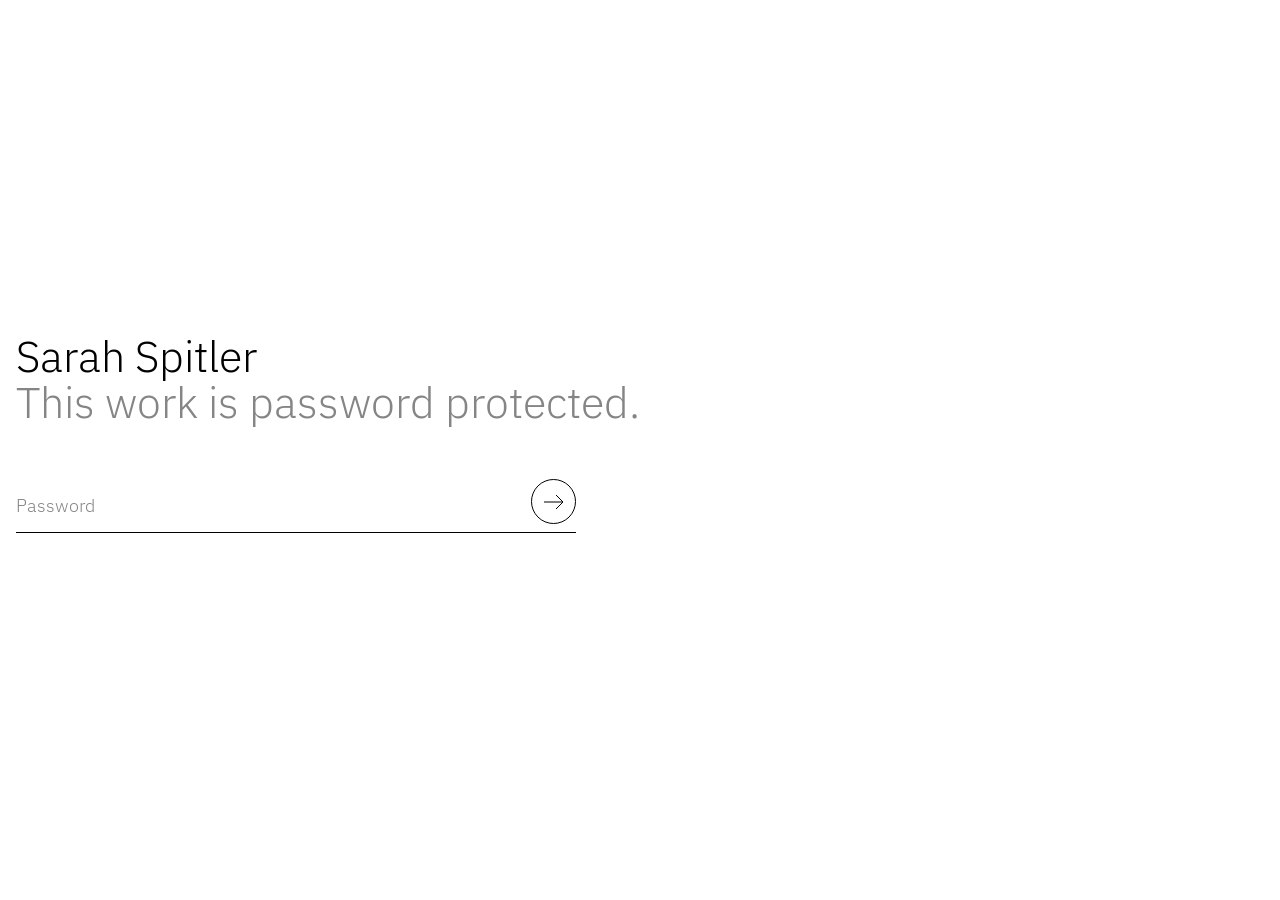
<file: work/book-clubzzz.html>
<!doctype html>
<html lang="en" class="js locked">
<head>
  <meta charset="utf-8">
  <meta name="viewport" content="width=device-width, initial-scale=1">
  <title>Book Clubzzz — Sarah Spitler</title>
  <meta name="description" content="Sarah Spitler — experience design lead. Selected work, about and contact.">
  <link rel="icon" href="../assets/img/favicon.svg" type="image/svg+xml">
  <meta name="robots" content="noindex">
  <link rel="stylesheet" href="../assets/css/style.css">
  <script src="../assets/js/gate.js"></script>
</head>
<body style="--accent: #7a4bd6">
  <noscript><p class="gate-noscript">This site needs JavaScript turned on to unlock.</p></noscript>

  <header class="site-header">
    <div class="header-left">
      <button class="menu-toggle" type="button" aria-label="Open menu" aria-expanded="false" aria-controls="site-menu">
        <svg viewBox="0 0 18 8" fill="none" stroke="currentColor" stroke-width="1" aria-hidden="true"><line x1="0" y1="1" x2="18" y2="1"/><line x1="0" y1="7" x2="18" y2="7"/></svg>
      </button>
      <nav class="crumbs" aria-label="Breadcrumb"><a href="../index.html">/Work</a><span aria-current="page">/Book Clubzzz</span></nav>
    </div>
    <a class="wave" href="../contact.html" aria-label="Say hello — contact">
      <svg viewBox="0 0 28 28" fill="none" stroke-linecap="round" stroke-linejoin="round" aria-hidden="true">
        <g stroke="#000" stroke-width="4.4"><path d="M9.2 17.2 6.6 13M11.6 14.5l-1-7.6M14.6 14V5.2M17.6 14.4l1-7.4M20.2 16l1.7-5.2"/></g>
        <path d="M8.6 15.6c-.2 5 2.4 8.2 6.2 8.2 4 0 6.6-3 6.6-7.6l-6.6-2.6z" fill="#fff" stroke="#000" stroke-width="1"/>
        <g stroke="#fff" stroke-width="2.4"><path d="M9.2 17.2 6.6 13M11.6 14.5l-1-7.6M14.6 14V5.2M17.6 14.4l1-7.4M20.2 16l1.7-5.2"/></g>
        <path d="M3.2 8.6c-.9 1.3-1.2 2.7-1 4.2M24.6 5.4c1 1 1.6 2.2 1.8 3.6" stroke="#000" stroke-width="1"/>
      </svg>
    </a>
  </header>

  <nav class="menu" id="site-menu" aria-label="Main" hidden>
    <button class="menu__close" type="button" aria-label="Close menu">
      <svg viewBox="0 0 13 13" fill="none" stroke="currentColor" stroke-width="1" aria-hidden="true"><path d="M.5.5l12 12M12.5.5l-12 12"/></svg>
    </button>
    <ul>
      <li><a href="../index.html" aria-current="page">/Work</a></li>
      <li><a href="../about.html">/About</a></li>
      <li><a href="../contact.html">/Contact</a></li>
      <li><a href="../dogs.html">/Dogs</a></li>
    </ul>
  </nav>

  <main class="project">
    <div class="project-top">
    <header class="project-intro">
      <h1 class="project-intro__title"><span>Book Clubzzz</span> Case study in progress — one-line summary of the project goes here.</h1>
      <dl class="meta">
        <div><dt>Scope</dt><dd>To come</dd></div>
        <div><dt>Timeline</dt><dd>To come</dd></div>
        <div><dt>Role</dt><dd>To come</dd></div>
      </dl>
    </header>

    <figure class="project-hero">
      <div style="aspect-ratio: 1511 / 861; background: var(--surface)" role="img" aria-label="Hero image placeholder"></div>
    </figure>
    </div>

    <div class="project-body">
      <section class="chapter">
        <p class="chapter__num">I.</p>
        <p><span class="lead">Coming soon.</span> Copy work/bnsf.html as the pattern for this page: chapters and media in the light area, process and takeaways in the dark area.</p>
      </section>
    </div>
  </main>

  <nav class="next" aria-label="Next project">
    <span class="sr-only">Next project:</span>
    <a class="work-row" href="../work/humana.html" style="--accent: #1f8a5b">
      <span class="work-row__detail" aria-hidden="true">
        <span class="arrow-circle"><svg viewBox="0 0 20 16" fill="none" stroke="currentColor" stroke-width="1" aria-hidden="true"><path d="M0 8h19M12 1l7 7-7 7"/></svg></span>
        <span class="work-row__detail-text"><strong>Tagline to come</strong>Scope to come</span>
      </span>
      <span class="work-row__title">Humana</span>
      <!-- Illustration placeholder: swap for this project's own artwork -->
      <img class="work-row__art" src="../assets/img/train-placeholder.png" width="154" height="42" alt="">
    </a>
  </nav>

  <footer class="site-footer">© Sarah Spitler, 2026</footer>

  <script src="../assets/js/main.js" defer></script>
</body>
</html>
</file>
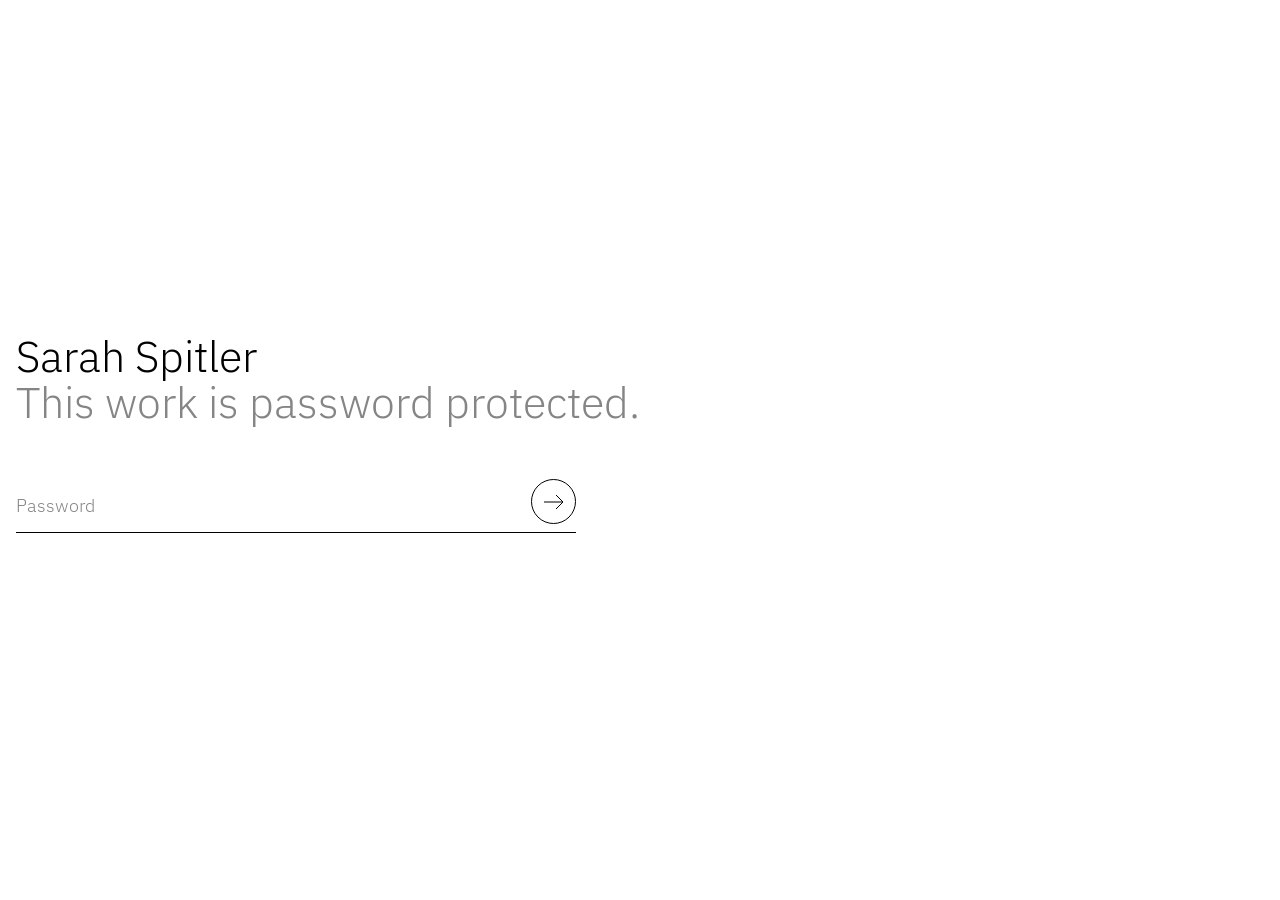
<file: work/book-it.html>
<!doctype html>
<html lang="en" class="js locked">
<head>
  <meta charset="utf-8">
  <meta name="viewport" content="width=device-width, initial-scale=1">
  <title>Book It! — Sarah Spitler</title>
  <meta name="description" content="Sarah Spitler — experience design lead. Selected work, about and contact.">
  <link rel="icon" href="../assets/img/favicon.svg" type="image/svg+xml">
  <meta name="robots" content="noindex">
  <link rel="stylesheet" href="../assets/css/style.css">
  <script src="../assets/js/gate.js"></script>
</head>
<body style="--accent: #7a4bd6">
  <noscript><p class="gate-noscript">This site needs JavaScript turned on to unlock.</p></noscript>

  <header class="site-header">
    <div class="header-left">
      <button class="menu-toggle" type="button" aria-label="Open menu" aria-expanded="false" aria-controls="site-menu">
        <svg viewBox="0 0 18 8" fill="none" stroke="currentColor" stroke-width="1" aria-hidden="true"><line x1="0" y1="1" x2="18" y2="1"/><line x1="0" y1="7" x2="18" y2="7"/></svg>
      </button>
      <nav class="crumbs" aria-label="Breadcrumb"><a href="../index.html">/Work</a><span aria-current="page">/Book It!</span></nav>
    </div>
    <a class="wave" href="../contact.html" aria-label="Say hello — contact">
      <svg viewBox="0 0 28 28" fill="none" stroke-linecap="round" stroke-linejoin="round" aria-hidden="true">
        <g stroke="#000" stroke-width="4.4"><path d="M9.2 17.2 6.6 13M11.6 14.5l-1-7.6M14.6 14V5.2M17.6 14.4l1-7.4M20.2 16l1.7-5.2"/></g>
        <path d="M8.6 15.6c-.2 5 2.4 8.2 6.2 8.2 4 0 6.6-3 6.6-7.6l-6.6-2.6z" fill="#fff" stroke="#000" stroke-width="1"/>
        <g stroke="#fff" stroke-width="2.4"><path d="M9.2 17.2 6.6 13M11.6 14.5l-1-7.6M14.6 14V5.2M17.6 14.4l1-7.4M20.2 16l1.7-5.2"/></g>
        <path d="M3.2 8.6c-.9 1.3-1.2 2.7-1 4.2M24.6 5.4c1 1 1.6 2.2 1.8 3.6" stroke="#000" stroke-width="1"/>
      </svg>
    </a>
  </header>

  <nav class="menu" id="site-menu" aria-label="Main" hidden>
    <button class="menu__close" type="button" aria-label="Close menu">
      <svg viewBox="0 0 13 13" fill="none" stroke="currentColor" stroke-width="1" aria-hidden="true"><path d="M.5.5l12 12M12.5.5l-12 12"/></svg>
    </button>
    <ul>
      <li><a href="../index.html" aria-current="page">/Work</a></li>
      <li><a href="../about.html">/About</a></li>
      <li><a href="../contact.html">/Contact</a></li>
      <li><a href="../dogs.html">/Dogs</a></li>
    </ul>
  </nav>

  <main class="project">
    <div class="project-top">
    <header class="project-intro">
      <h1 class="project-intro__title"><span>Book It!</span> Case study in progress — one-line summary of the project goes here.</h1>
      <dl class="meta">
        <div><dt>Scope</dt><dd>To come</dd></div>
        <div><dt>Timeline</dt><dd>To come</dd></div>
        <div><dt>Role</dt><dd>To come</dd></div>
      </dl>
    </header>

    <figure class="project-hero">
      <div style="aspect-ratio: 1511 / 861; background: var(--surface)" role="img" aria-label="Hero image placeholder"></div>
    </figure>
    </div>

    <div class="project-body">
      <section class="chapter">
        <p class="chapter__num">I.</p>
        <p><span class="lead">Coming soon.</span> Copy work/bnsf.html as the pattern for this page: chapters and media in the light area, process and takeaways in the dark area.</p>
      </section>
    </div>
  </main>

  <nav class="next" aria-label="Next project">
    <span class="sr-only">Next project:</span>
    <a class="work-row" href="../work/bnsf.html" style="--accent: #dd320c; --on-accent: #fff">
      <span class="work-row__detail" aria-hidden="true">
        <span class="arrow-circle"><svg viewBox="0 0 20 16" fill="none" stroke="currentColor" stroke-width="1" aria-hidden="true"><path d="M0 8h19M12 1l7 7-7 7"/></svg></span>
        <span class="work-row__detail-text"><strong>Moving rail forward</strong>Information architecture, end-to-end user flows, design system, AI search</span>
      </span>
      <span class="work-row__lockup">
        <span class="work-row__title">BNSF Railway Site</span>
        <span class="art art--bnsf" aria-hidden="true"><img class="art__rest" src="../assets/img/art/bnsf-train.png" width="503" height="121" alt=""><img class="art__pop pop-train" src="../assets/img/art/bnsf-train-hover.png" width="517" height="212" alt=""></span>
      </span>
    </a>
  </nav>

  <footer class="site-footer">© Sarah Spitler, 2026</footer>

  <script src="../assets/js/main.js" defer></script>
</body>
</html>
</file>
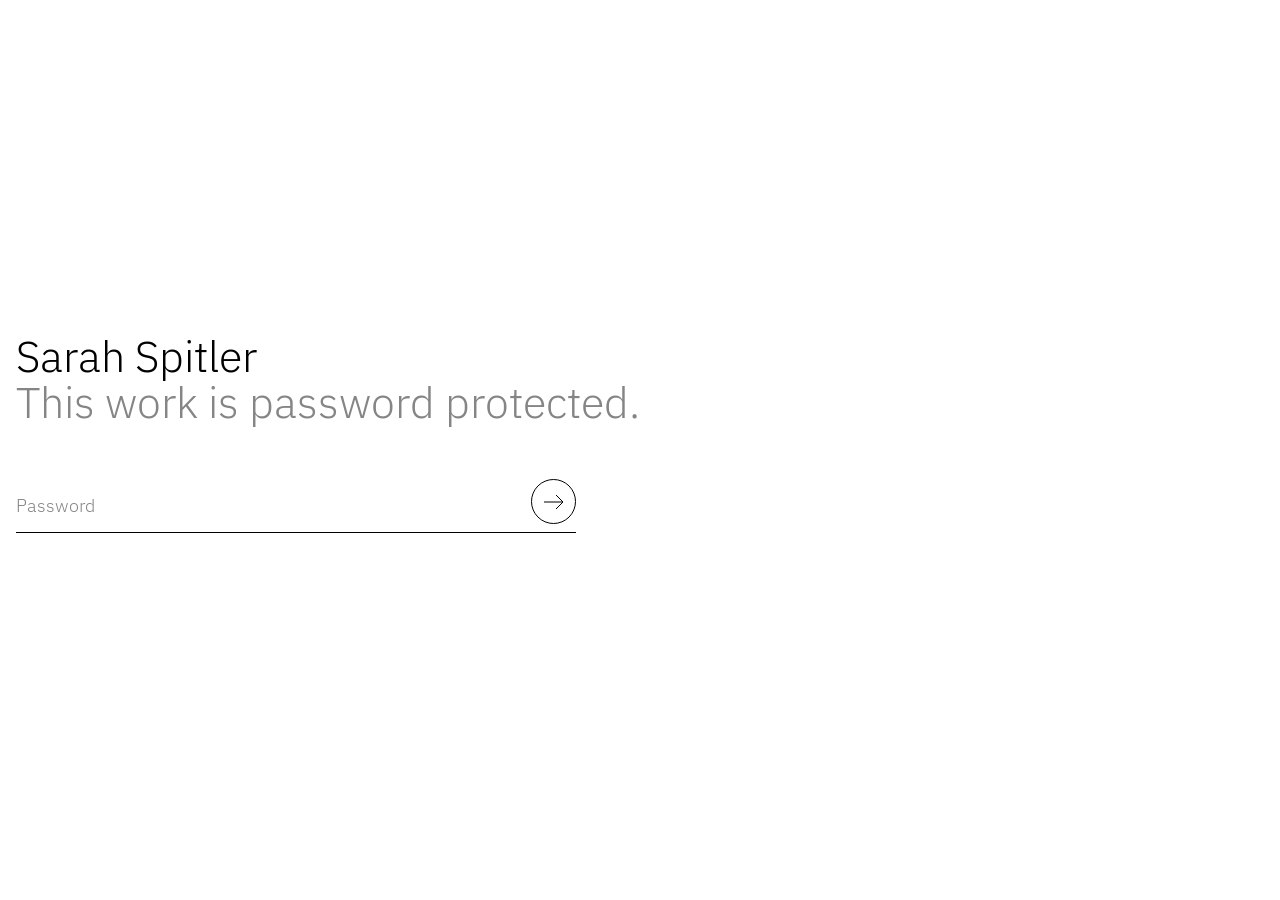
<file: work/bread-financial.html>
<!doctype html>
<html lang="en" class="js locked">
<head>
  <meta charset="utf-8">
  <meta name="viewport" content="width=device-width, initial-scale=1">
  <title>Bread Financial — Sarah Spitler</title>
  <meta name="description" content="Sarah Spitler — experience design lead. Selected work, about and contact.">
  <link rel="icon" href="../assets/img/favicon.svg" type="image/svg+xml">
  <meta name="robots" content="noindex">
  <link rel="stylesheet" href="../assets/css/style.css">
  <script src="../assets/js/gate.js"></script>
</head>
<body style="--accent: #2f5bd8">
  <noscript><p class="gate-noscript">This site needs JavaScript turned on to unlock.</p></noscript>

  <header class="site-header">
    <div class="header-left">
      <button class="menu-toggle" type="button" aria-label="Open menu" aria-expanded="false" aria-controls="site-menu">
        <svg viewBox="0 0 18 8" fill="none" stroke="currentColor" stroke-width="1" aria-hidden="true"><line x1="0" y1="1" x2="18" y2="1"/><line x1="0" y1="7" x2="18" y2="7"/></svg>
      </button>
      <nav class="crumbs" aria-label="Breadcrumb"><a href="../index.html">/Work</a><span aria-current="page">/Bread</span></nav>
    </div>
    <a class="wave" href="../contact.html" aria-label="Say hello — contact">
      <svg viewBox="0 0 28 28" fill="none" stroke-linecap="round" stroke-linejoin="round" aria-hidden="true">
        <g stroke="#000" stroke-width="4.4"><path d="M9.2 17.2 6.6 13M11.6 14.5l-1-7.6M14.6 14V5.2M17.6 14.4l1-7.4M20.2 16l1.7-5.2"/></g>
        <path d="M8.6 15.6c-.2 5 2.4 8.2 6.2 8.2 4 0 6.6-3 6.6-7.6l-6.6-2.6z" fill="#fff" stroke="#000" stroke-width="1"/>
        <g stroke="#fff" stroke-width="2.4"><path d="M9.2 17.2 6.6 13M11.6 14.5l-1-7.6M14.6 14V5.2M17.6 14.4l1-7.4M20.2 16l1.7-5.2"/></g>
        <path d="M3.2 8.6c-.9 1.3-1.2 2.7-1 4.2M24.6 5.4c1 1 1.6 2.2 1.8 3.6" stroke="#000" stroke-width="1"/>
      </svg>
    </a>
  </header>

  <nav class="menu" id="site-menu" aria-label="Main" hidden>
    <button class="menu__close" type="button" aria-label="Close menu">
      <svg viewBox="0 0 13 13" fill="none" stroke="currentColor" stroke-width="1" aria-hidden="true"><path d="M.5.5l12 12M12.5.5l-12 12"/></svg>
    </button>
    <ul>
      <li><a href="../index.html" aria-current="page">/Work</a></li>
      <li><a href="../about.html">/About</a></li>
      <li><a href="../contact.html">/Contact</a></li>
      <li><a href="../dogs.html">/Dogs</a></li>
    </ul>
  </nav>

  <main class="project">
    <div class="project-top">
    <header class="project-intro">
      <h1 class="project-intro__title"><span>Bread Financial</span> An AI shopping agent that scales across brands: it helps people find what they came for, and brings in the brand’s credit card only when it adds real value.</h1>
      <dl class="meta">
        <div><dt>Scope</dt><dd>AI experience design, conversational UX, prototyping, white-label design system, content design</dd></div>
        <div><dt>Role</dt><dd>Helped create the AI shopping assistant experience in Figma Make<br>Handed off a functional AI chatbot proof of concept</dd></div>
      </dl>
    </header>

    <figure class="project-hero bread-collage">
      <!-- Built from the Figma "Bread image" frame. As the page scrolls (main.js): data-swing = start angle that turns to 0, data-swing-to = end angle turned to from 0, data-slide = start offset (% of own width) that slides to 0, data-slide-to = offset slid to from 0, data-slide-y-to = vertical offset (% of own height) slid to from 0, data-fade = end opacity. -->
      <div class="collage" role="img" aria-label="Collage of partner credit cards (URBrand, Ulta Beauty, Good Sam and Victoria’s Secret) among bold Bread Financial half-circles">
        <span class="half half--bottom c-yellow" style="left:0.026%;top:33.370%;width:15.681%;height:16.740%"></span>
        <img src="../assets/img/bread-hero/photo.webp" alt="" style="left:60.939%;top:31.498%;width:29.913%;height:54.846%" data-fade="1" decoding="async">
        <img src="../assets/img/bread-hero/guilloche.webp" alt="" style="left:28.335%;top:83.370%;width:41.868%;height:6.388%" data-slide-to="-37.52" data-delay="0.1" decoding="async">
        <span class="half half--bottom c-yellow" style="left:38.634%;top:66.630%;width:15.681%;height:16.740%"></span>
        <span class="half half--left c-seafoam" style="left:17.674%;top:16.410%;width:7.866%;height:33.370%"></span>
        <span class="half half--right c-red" style="left:12.628%;top:49.890%;width:7.866%;height:33.480%"></span>
        <span class="half half--top c-navy" style="left:9.807%;top:33.370%;width:15.733%;height:16.630%"></span>
        <span class="half half--top c-navy" style="left:38.582%;top:33.370%;width:15.733%;height:16.630%;transform-origin:50% 100%" data-swing="90" data-delay="0.12"></span>
        <span class="half half--right c-teal" style="left:46.500%;top:50.330%;width:7.866%;height:33.370%"></span>
        <span class="half half--right c-red" style="left:70.100%;top:66.850%;width:7.866%;height:33.480%;transform-origin:0 50%" data-swing="-90" data-delay="0.3"></span>
        <span class="half half--bottom c-navy" style="left:24.712%;top:28.524%;width:15.733%;height:16.630%" data-slide-y-to="229.14" data-delay="0.15"></span>
        <span class="half half--bottom c-seafoam" style="left:54.367%;top:49.890%;width:15.681%;height:16.740%"></span>
        <img src="../assets/img/bread-hero/waves.webp" alt="" style="left:8.255%;top:16.189%;width:77.009%;height:6.828%" data-slide-to="22.48" data-delay="0.05" decoding="async">
        <span class="half half--left c-yellow" style="left:77.474%;top:0.000%;width:7.866%;height:33.370%"></span>
        <span class="half half--right c-seafoam" style="left:85.263%;top:0.000%;width:7.866%;height:33.370%"></span>
        <img src="../assets/img/bread-hero/ulta-cards.webp" alt="" style="left:26.316%;top:12.225%;width:13.818%;height:27.203%" data-fade="1" data-slide-y-to="140.08" data-delay="0.15" decoding="async">
        <span class="half half--bottom c-yellow" style="left:54.367%;top:66.960%;width:15.681%;height:16.740%;transform-origin:50% 0" data-swing="-90" data-delay="0.2"></span>
        <img src="../assets/img/bread-hero/goodsam-cards.webp" alt="" style="left:50.847%;top:54.515%;width:16.043%;height:8.260%" data-fade="1" decoding="async">
        <img src="../assets/img/bread-hero/vs-card.webp" alt="" style="left:86.402%;top:57.930%;width:13.611%;height:11.784%" data-fade="1" decoding="async">
        <img src="../assets/img/bread-hero/urbrand-cards.webp" alt="" style="left:9.807%;top:17.731%;width:11.748%;height:20.374%" data-fade="1" decoding="async">
        <span class="coin" style="left:53.849%;top:15.198%;width:16.354%;height:34.802%"><svg viewBox="0 0 316 316" aria-hidden="true"><path d="M222.979 264.491L154.201 299.582L40.9067 77.5283L109.685 42.4375L222.979 264.491ZM294.947 205.306L214.158 246.524L140.716 102.581L221.505 61.3613L294.947 205.306Z" fill="#59BEC9"/><path d="M158 0C70.7308 0 0 70.7308 0 158C0 245.269 70.7308 316 158 316C245.269 316 316 245.269 316 158C316.147 70.7308 245.417 0 158 0ZM188.419 273.03L186.351 274.211C172.471 281.742 155.047 276.426 147.516 262.546L61.5757 102.921C54.0448 89.0411 59.3607 71.6168 73.2411 64.086L75.3084 62.9047C89.1887 55.3738 106.613 60.5421 114.144 74.5701L200.084 234.194C207.467 248.222 202.299 265.499 188.419 273.03ZM223.119 228.731L156.376 104.841C190.633 86.3832 233.308 99.2299 251.766 133.488C270.224 167.598 257.377 210.273 223.119 228.731Z" fill="white"/></svg></span>
      </div>
    </figure>
    </div>

    <!-- Light area: final work, videos, prototypes -->
    <div class="project-body">
      <section class="chapter">
        <p class="chapter__num">I.</p>
        <p><span class="lead">Bread Financial is behind the branded credit cards of retailers like Ulta Beauty.</span> Card offers usually reach shoppers as an interruption: a pop-up, a prompt at checkout. We designed an AI shopping assistant that works the other way around. It helps people shop first, and brings in the card when it answers a question they already have, like how to get more out of the thing in their bag.</p>
      </section>

      <figure class="media">
        <div class="media__frame">
          <div class="video video--tall" data-video>
            <video src="../assets/video/bread-card-comparison.mp4" poster="../assets/img/bread-card-comparison-poster.jpg" width="1200" height="1242" autoplay muted loop playsinline controls preload="metadata" aria-label="Prototype recording: a new shopper asks for a good deal on perfume, then the assistant introduces and compares two credit cards and explains the interest rate and approval, beside annotations of who the user is and what is happening"></video>
          </div>
        </div>
        <figcaption><svg viewBox="0 0 16 20" fill="none" stroke="currentColor" stroke-width="1" aria-hidden="true"><path d="M8 20V1M1 8l7-7 7 7"/></svg><span>A new, signed-out shopper asks for a good deal on perfume. The assistant leads with deals, and the card comes in as the way to make a sale price better; from there it compares the two cards side by side and answers the hard questions, like interest rate and approval, plainly and in compliance-approved language. Every prototype ran beside a live annotation of who the user is, what’s happening and what to do next.</span></figcaption>
      </figure>

      <section class="chapter">
        <p class="chapter__num">II.</p>
        <p>Once a shopper is thinking about rewards, the job changes: help them make the most of their points. The assistant answers in real numbers tied to what’s in the bag, and only suggests more when it gets them somewhere, like the next reward tier.</p>
      </section>

      <figure class="media">
        <div class="media__frame">
          <div class="video video--tall" data-video>
            <video src="../assets/video/bread-upsell.mp4" poster="../assets/img/bread-upsell-poster.jpg" width="1200" height="1242" autoplay muted loop playsinline controls preload="metadata" aria-label="Prototype recording: a shopper asks what she would earn on a Chanel fragrance, then the assistant suggests prestige moisturizers priced to reach the next reward, beside annotations of who the user is and what is happening"></video>
          </div>
        </div>
        <figcaption><svg viewBox="0 0 16 20" fill="none" stroke="currentColor" stroke-width="1" aria-hidden="true"><path d="M8 20V1M1 8l7-7 7 7"/></svg><span>Asked what she’d earn on a Chanel fragrance, the assistant gives a plain breakdown of points, then suggests prestige moisturizers priced to land her exactly on the next 750-point reward. The upsell has a reason behind it, so adding to the cart is worth it on her terms.</span></figcaption>
      </figure>

      <section class="chapter">
        <p class="chapter__num">III.</p>
        <p><span class="lead">AIO is the new SEO.</span> AI doesn’t rank pages; it retrieves passages. So for financial-education articles, each written for one of Bread’s customer personas, every section was built to be easy to match, extract and cite: the answer first, terms defined rather than described, concrete numbers, and short self-contained chunks like key takeaways and FAQs. Answer-first content alone is about a third more likely to be cited by AI systems (Semrush, 2026).</p>
      </section>

      <figure class="media">
        <div class="media__frame">
          <img src="../assets/img/bread-ai-articles.jpg" width="2400" height="3052" loading="lazy" alt="Two Bread Financial financial-education articles, on renting a first apartment and buying a motorhome, each with key takeaways, question-led sections, FAQs and a matching card offer">
        </div>
        <figcaption><svg viewBox="0 0 16 20" fill="none" stroke="currentColor" stroke-width="1" aria-hidden="true"><path d="M8 20V1M1 8l7-7 7 7"/></svg><span>Content optimized for AI: each guide answers its question in the first lines, then breaks it into takeaways and FAQ answers that stand on their own, so an AI assistant has something accurate to quote. The card offer is matched to the topic (Good Sam Rewards for the motorhome guide, Bread Cashback and Rewards for the first apartment) and sits at the end rather than in the way. <a href="../assets/img/bread-ai-articles.jpg" target="_blank" rel="noopener">Open full size</a></span></figcaption>
      </figure>
    </div>

    <!-- Dark area: system-level work. Scrolls sideways. -->
    <section class="process" aria-labelledby="process-heading">
      <h2 class="process__heading" id="process-heading">Process &amp; Takeaways</h2>
      <ul class="process__track" tabindex="0" aria-label="Process and takeaways — scroll sideways">
        <li class="process__slide process__slide--wide">
          <p><em>One experience, any brand:</em> URBrand, a fictional brand on a generic design system, shows the white-label version for a shopper who already has an account. The assistant prefills what it knows, verifies with a code, approves in the conversation and goes straight back to shopping, with the new card’s discount applied at checkout.</p>
          <!-- One wide strip, one image per screen: it runs off the right edge and scrolls sideways -->
          <div class="process__strip process__strip--tall process__strip--seamless">
            <img src="../assets/img/bread-urbrand-01.jpg" width="493" height="1973" loading="lazy" alt="Shop home with the assistant ready">
            <img src="../assets/img/bread-urbrand-02.jpg" width="493" height="1973" loading="lazy" alt="Assistant welcomes back a signed-in member">
            <img src="../assets/img/bread-urbrand-03.jpg" width="493" height="1973" loading="lazy" alt="Sofa recommendations, with the card offered as a way to save">
            <img src="../assets/img/bread-urbrand-04.jpg" width="493" height="1973" loading="lazy" alt="The two URBrand cards compared side by side">
            <img src="../assets/img/bread-urbrand-05.jpg" width="493" height="1973" loading="lazy" alt="Assistant offers to share the member’s details on file">
            <img src="../assets/img/bread-urbrand-06.jpg" width="493" height="1973" loading="lazy" alt="Identity check with a 4-digit code">
            <img src="../assets/img/bread-urbrand-07.jpg" width="493" height="1973" loading="lazy" alt="Prefilled details to confirm">
            <img src="../assets/img/bread-urbrand-08.jpg" width="493" height="1973" loading="lazy" alt="The few remaining questions, with terms">
            <img src="../assets/img/bread-urbrand-09.jpg" width="493" height="1973" loading="lazy" alt="Approval moment: the new card and its benefits">
            <img src="../assets/img/bread-urbrand-10.jpg" width="493" height="1973" loading="lazy" alt="Back to the sofas, with the new card ready to use">
            <img src="../assets/img/bread-urbrand-11.jpg" width="493" height="1973" loading="lazy" alt="Cart with the cardholder discount, and a coffee table suggestion">
            <img src="../assets/img/bread-urbrand-12.jpg" width="493" height="1973" loading="lazy" alt="Updated cart showing the Gold tier unlocked">
            <img src="../assets/img/bread-urbrand-13.jpg" width="493" height="1973" loading="lazy" alt="Payment with the new card preselected">
            <img src="../assets/img/bread-urbrand-14.jpg" width="493" height="1973" loading="lazy" alt="Order confirmed with points earned">
          </div>
        </li>
      </ul>
      <div class="process__dots"></div>
    </section>
  </main>

  <nav class="next" aria-label="Next project">
    <span class="sr-only">Next project:</span>
    <a class="work-row" href="../work/humana.html" style="--accent: #78be20; --on-accent: #000">
      <span class="work-row__detail" aria-hidden="true">
        <span class="arrow-circle"><svg viewBox="0 0 20 16" fill="none" stroke="currentColor" stroke-width="1" aria-hidden="true"><path d="M0 8h19M12 1l7 7-7 7"/></svg></span>
        <span class="work-row__detail-text"><strong>Self-scheduling that puts patients in control</strong>Scope to come</span>
      </span>
      <span class="work-row__lockup">
        <span class="work-row__title">Humana</span>
        <span class="art art--humana" aria-hidden="true"><img class="art__rest" src="../assets/img/art/humana-pill.png" width="303" height="303" alt=""><img class="art__pop pop-pill" src="../assets/img/art/humana-pill-hover.png" width="278" height="278" alt=""></span>
      </span>
    </a>
  </nav>

  <footer class="site-footer">© Sarah Spitler, 2026</footer>

  <script src="../assets/js/main.js" defer></script>
</body>
</html>
</file>
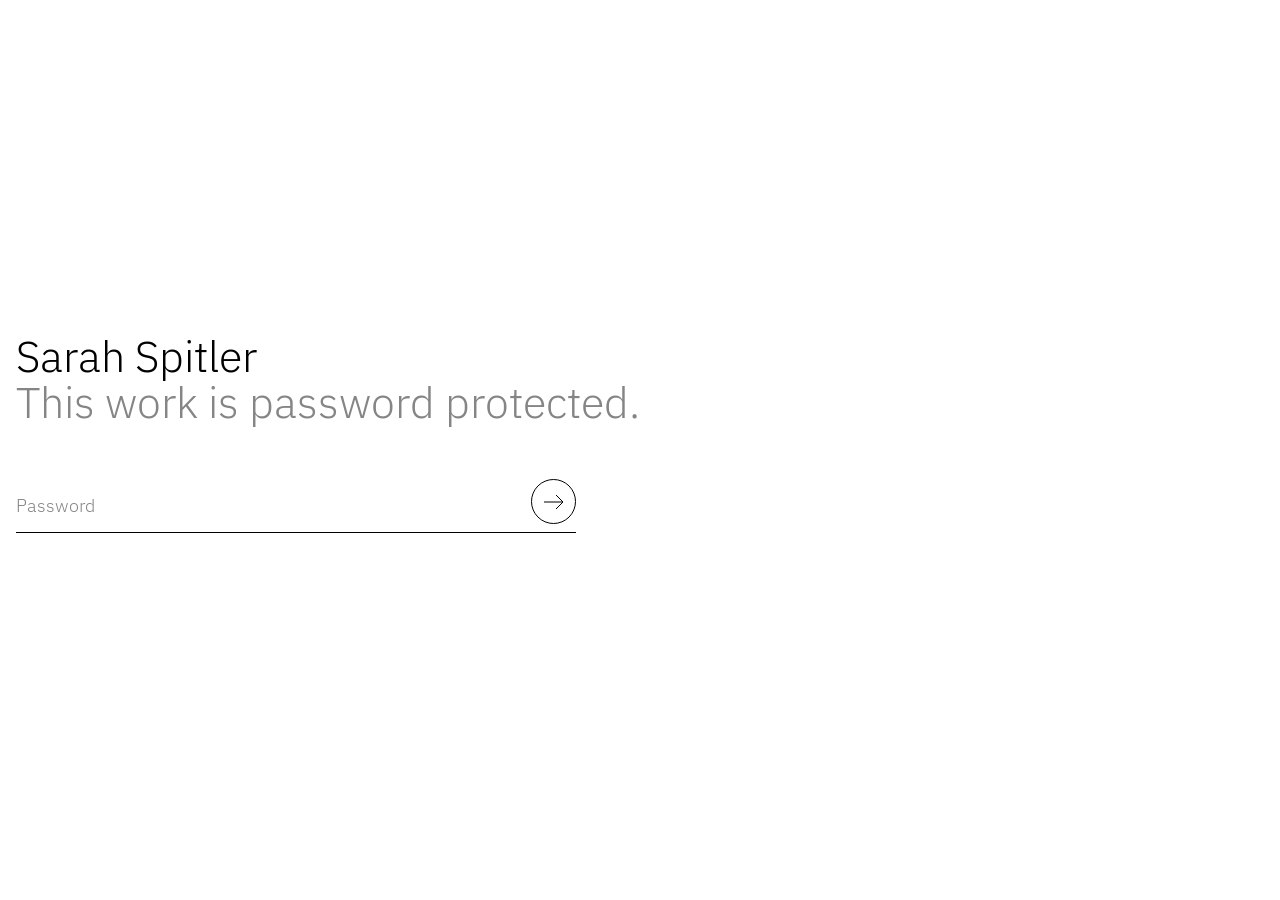
<file: work/humana.html>
<!doctype html>
<html lang="en" class="js locked">
<head>
  <meta charset="utf-8">
  <meta name="viewport" content="width=device-width, initial-scale=1">
  <title>Humana — Sarah Spitler</title>
  <meta name="description" content="Sarah Spitler — experience design lead. Selected work, about and contact.">
  <link rel="icon" href="../assets/img/favicon.svg" type="image/svg+xml">
  <meta name="robots" content="noindex">
  <link rel="stylesheet" href="../assets/css/style.css">
  <script src="../assets/js/gate.js"></script>
</head>
<body style="--accent: #447f12">
  <noscript><p class="gate-noscript">This site needs JavaScript turned on to unlock.</p></noscript>

  <header class="site-header">
    <div class="header-left">
      <button class="menu-toggle" type="button" aria-label="Open menu" aria-expanded="false" aria-controls="site-menu">
        <svg viewBox="0 0 18 8" fill="none" stroke="currentColor" stroke-width="1" aria-hidden="true"><line x1="0" y1="1" x2="18" y2="1"/><line x1="0" y1="7" x2="18" y2="7"/></svg>
      </button>
      <nav class="crumbs" aria-label="Breadcrumb"><a href="../index.html">/Work</a><span aria-current="page">/Humana</span></nav>
    </div>
    <a class="wave" href="../contact.html" aria-label="Say hello — contact">
      <svg viewBox="0 0 28 28" fill="none" stroke-linecap="round" stroke-linejoin="round" aria-hidden="true">
        <g stroke="#000" stroke-width="4.4"><path d="M9.2 17.2 6.6 13M11.6 14.5l-1-7.6M14.6 14V5.2M17.6 14.4l1-7.4M20.2 16l1.7-5.2"/></g>
        <path d="M8.6 15.6c-.2 5 2.4 8.2 6.2 8.2 4 0 6.6-3 6.6-7.6l-6.6-2.6z" fill="#fff" stroke="#000" stroke-width="1"/>
        <g stroke="#fff" stroke-width="2.4"><path d="M9.2 17.2 6.6 13M11.6 14.5l-1-7.6M14.6 14V5.2M17.6 14.4l1-7.4M20.2 16l1.7-5.2"/></g>
        <path d="M3.2 8.6c-.9 1.3-1.2 2.7-1 4.2M24.6 5.4c1 1 1.6 2.2 1.8 3.6" stroke="#000" stroke-width="1"/>
      </svg>
    </a>
  </header>

  <nav class="menu" id="site-menu" aria-label="Main" hidden>
    <button class="menu__close" type="button" aria-label="Close menu">
      <svg viewBox="0 0 13 13" fill="none" stroke="currentColor" stroke-width="1" aria-hidden="true"><path d="M.5.5l12 12M12.5.5l-12 12"/></svg>
    </button>
    <ul>
      <li><a href="../index.html" aria-current="page">/Work</a></li>
      <li><a href="../about.html">/About</a></li>
      <li><a href="../contact.html">/Contact</a></li>
      <li><a href="../dogs.html">/Dogs</a></li>
    </ul>
  </nav>

  <main class="project">
    <div class="project-top">
    <header class="project-intro">
      <h1 class="project-intro__title"><span>Humana</span> The MVP of a new scheduling platform: new patients book, reschedule or cancel a visit online, with no account and no phone call, on a foundation built to grow.</h1>
      <dl class="meta">
        <div><dt>Scope</dt><dd>End-to-end user flows, eligibility and edge-case logic, notifications, internal admin tools, regulated consent capture</dd></div>
        <div><dt>Timeline</dt><dd>Kicked off July 2025; MVP first in a three-phase roadmap</dd></div>
        <div><dt>Role</dt><dd>Experience lead on a small cross-functional team with product, engineering and CenterWell’s UX team</dd></div>
      </dl>
    </header>

    <figure class="project-hero humana-hero">
      <!-- Leaf pattern recreated from the CenterWell card component (Scheduling and VM file): two columns of leaves, opacity stepping 100/68/42/24% -->
      <div class="humana-hero__stage" role="img" aria-label="The date and time step of CenterWell online scheduling, with a confirmation text message on a phone, over a pattern of blue leaves">
        <img class="humana-hero__screen" src="../assets/img/humana-date-time.jpg" width="1280" height="1315" alt="" decoding="async">
        <img class="humana-hero__phone" src="../assets/img/humana-hero/sms-phone.webp" width="428" height="874" alt="" decoding="async">
      </div>
    </figure>
    </div>

    <!-- Light area: final work -->
    <div class="project-body">
      <section class="chapter">
        <p class="chapter__num">I.</p>
        <p><span class="lead">How might older adults book a doctor’s visit without waiting on hold, or even creating an account?</span> Booking a visit at CenterWell, Humana’s senior-focused primary care practice, usually meant calling in, waiting on hold and hoping to catch a callback. Older adults, flooded with spam calls, often miss those callbacks, and every missed call is a patient who may not book at all. CenterWell set out to build its own scheduling platform across primary care, home health and pharmacy. Our team designed the first release: an MVP that lets new patients book a visit online without creating an account or picking up the phone. It covers the full lifecycle, from finding a provider through managing the appointment afterward, and sets the patterns for every phase that follows.</p>
      </section>

      <section class="chapter">
        <p class="chapter__num">II.</p>
        <p><span class="lead">No sign-up, no log-in.</span> Scheduling starts from a secure link in a text, an email or the CenterWell and Humana Find Care sites. Provider and location details carry over, and patients never sign up or log in. Four simple steps (provider, details, time, confirm) keep the flow short for people who are less comfortable online.</p>
      </section>

      <figure class="media">
        <div class="media__frame">
          <img src="../assets/img/humana-date-time.jpg" width="1280" height="1315" loading="lazy" alt="Schedule an appointment, date and time step: a progress bar, a week of days with open times under each, a note that times are shown in Central Standard Time, and a card for the chosen provider">
        </div>
        <figcaption><svg viewBox="0 0 16 20" fill="none" stroke="currentColor" stroke-width="1" aria-hidden="true"><path d="M8 20V1M1 8l7-7 7 7"/></svg><span>Open times are grouped by day and time of day and shown in the patient’s own time zone, including in states split across two. The chosen provider stays in view the whole way through.</span></figcaption>
      </figure>

      <section class="chapter">
        <p class="chapter__num">III.</p>
        <p>Eligibility and record matching run in real time against the EMR. Ineligible patients get specific guidance instead of a dead end, and existing patients are routed to the patient portal so no duplicate records are created.</p>
      </section>

      <figure class="media media--carousel" data-media-carousel>
        <div class="media__frame">
          <div class="media__track" tabindex="0" aria-label="Eligibility screens — 2 items, scroll sideways">
            <div class="media__slide">
              <img src="../assets/img/humana-coverage.jpg" width="1440" height="1516" loading="lazy" alt="Coverage step asking whether the patient is new or current and whether they have Medicare, with large tappable answers">
            </div>
            <div class="media__slide">
              <img src="../assets/img/humana-sign-in-modal.jpg" width="1440" height="941" loading="lazy" alt="A dialog for current patients: register or sign in to the Patient Portal to schedule">
            </div>
          </div>
        </div>
        <figcaption>
          <svg viewBox="0 0 16 20" fill="none" stroke="currentColor" stroke-width="1" aria-hidden="true"><path d="M8 20V1M1 8l7-7 7 7"/></svg>
          <span class="media__captions" aria-live="polite">
            <span>Two plain questions come first: is this your first visit, and do you have Medicare? Large, illustrated answers make the choice easy to read and easy to tap.</span>
            <span hidden>Patients who’ve been seen in the last three years already have a record, so they’re sent to the patient portal instead of creating a duplicate.</span>
          </span>
          <span class="media__nav">
            <span class="media__count" aria-hidden="true">1 / 2</span>
            <button class="media__prev" type="button" aria-label="Previous item"><svg viewBox="0 0 20 16" fill="none" stroke="currentColor" stroke-width="1" aria-hidden="true"><path d="M0 8h19M12 1l7 7-7 7"/></svg></button>
            <button class="media__next" type="button" aria-label="Next item"><svg viewBox="0 0 20 16" fill="none" stroke="currentColor" stroke-width="1" aria-hidden="true"><path d="M0 8h19M12 1l7 7-7 7"/></svg></button>
          </span>
        </figcaption>
      </figure>

      <section class="chapter">
        <p class="chapter__num">IV.</p>
        <p>Consent and a choice of text or email are captured inline and required before booking, so compliance is built into the flow rather than added after.</p>
      </section>

      <figure class="media">
        <div class="media__frame">
          <img src="../assets/img/humana-review-consent.jpg" width="1280" height="2106" loading="lazy" alt="Review page with patient information and appointment details, each editable, followed by HIPAA, TCPA and text message consent language and an agreement checkbox">
        </div>
        <figcaption><svg viewBox="0 0 16 20" fill="none" stroke="currentColor" stroke-width="1" aria-hidden="true"><path d="M8 20V1M1 8l7-7 7 7"/></svg><span>The review step brings everything together on one page, with an edit link beside every detail and the HIPAA, TCPA and text message consent the patient agrees to before booking.</span></figcaption>
      </figure>

      <section class="chapter">
        <p class="chapter__num">V.</p>
        <p>Confirmations and reminders arrive by the patient’s chosen channel, each with a secure one-click link to view, reschedule or cancel.</p>
      </section>

      <figure class="media media--carousel" data-media-carousel>
        <div class="media__frame">
          <div class="media__track" tabindex="0" aria-label="Confirmation screens — 2 items, scroll sideways">
            <div class="media__slide">
              <img src="../assets/img/humana-confirmation.jpg" width="1280" height="1522" loading="lazy" alt="Appointment confirmation page with a high-five illustration, preparation instructions, appointment details and how to manage the appointment">
            </div>
            <div class="media__slide">
              <img src="../assets/img/humana-email-confirmation.jpg" width="1512" height="1424" loading="lazy" alt="Confirmation email with the provider, location, date and time, and Reschedule and Cancel appointment links">
            </div>
          </div>
        </div>
        <figcaption>
          <svg viewBox="0 0 16 20" fill="none" stroke="currentColor" stroke-width="1" aria-hidden="true"><path d="M8 20V1M1 8l7-7 7 7"/></svg>
          <span class="media__captions" aria-live="polite">
            <span>The confirmation tells patients what to expect: how long the visit takes, whether to fast, what to bring and when to arrive.</span>
            <span hidden>The confirmation email repeats the essentials, with one-click links to reschedule or cancel.</span>
          </span>
          <span class="media__nav">
            <span class="media__count" aria-hidden="true">1 / 2</span>
            <button class="media__prev" type="button" aria-label="Previous item"><svg viewBox="0 0 20 16" fill="none" stroke="currentColor" stroke-width="1" aria-hidden="true"><path d="M0 8h19M12 1l7 7-7 7"/></svg></button>
            <button class="media__next" type="button" aria-label="Next item"><svg viewBox="0 0 20 16" fill="none" stroke="currentColor" stroke-width="1" aria-hidden="true"><path d="M0 8h19M12 1l7 7-7 7"/></svg></button>
          </span>
        </figcaption>
      </figure>

      <section class="chapter">
        <p class="chapter__num">VI.</p>
        <p>An internal rules engine lets operations staff set visit types, durations and provider rules, such as new patients only on certain days, without engineering help. Overrides are logged.</p>
      </section>

      <figure class="media media--carousel" data-media-carousel>
        <div class="media__frame">
          <div class="media__track" tabindex="0" aria-label="Schedule Builder admin screens — 5 items, scroll sideways">
            <div class="media__slide">
              <img src="../assets/img/humana-admin-redesign-dashboard.jpg" width="1440" height="996" loading="lazy" alt="Schedule Builder dashboard: a sidebar with a department picker, search and eight template filters, a view-by control and color-coded schedule templates, each with an Edit button">
            </div>
            <div class="media__slide">
              <img src="../assets/img/humana-admin-redesign-slots.jpg" width="1440" height="1546" loading="lazy" alt="Appointment Slots: filters, a bar to select and freeze or delete slots in bulk, and slots grouped by provider with open, booked and frozen status">
            </div>
            <div class="media__slide">
              <img src="../assets/img/humana-admin-redesign-template.jpg" width="1440" height="1760" loading="lazy" alt="Add Template as five numbered steps (details, schedule pattern, days and times, providers, visit types) with a progress panel">
            </div>
            <div class="media__slide">
              <img src="../assets/img/humana-admin-redesign-options.jpg" width="1440" height="978" loading="lazy" alt="Configure Options general settings: provider availability, default appointment durations, booking lead times and notification settings, with tabs for the other option lists">
            </div>
            <div class="media__slide">
              <img src="../assets/img/humana-admin-redesign-reasons.jpg" width="1440" height="772" loading="lazy" alt="Cancellation reasons list with an Add reason button and Edit and Delete on each reason">
            </div>
          </div>
        </div>
        <figcaption>
          <svg viewBox="0 0 16 20" fill="none" stroke="currentColor" stroke-width="1" aria-hidden="true"><path d="M8 20V1M1 8l7-7 7 7"/></svg>
          <span class="media__captions" aria-live="polite">
            <span>The Schedule Builder keeps the department you’re working in pinned to the top of the sidebar. The dashboard puts every schedule template in one list, with search, eight filters and a view-by control.</span>
            <span hidden>Appointment Slots groups slots by provider, with a status on every row and a bar for freezing or deleting many slots at once, the jobs staff came to this page to do.</span>
            <span hidden>Building a template, once one long form, now runs in five numbered steps, with a panel that shows where you are.</span>
            <span hidden>Configure Options gathers every scheduling setting in one place, with tabs for appointment types, cancellation reasons, slot freeze reasons and holidays.</span>
            <span hidden>Each list of options (cancellation reasons here) works the same way: add, edit or delete, with a confirmation before anything is removed.</span>
          </span>
          <span class="media__nav">
            <span class="media__count" aria-hidden="true">1 / 5</span>
            <button class="media__prev" type="button" aria-label="Previous item"><svg viewBox="0 0 20 16" fill="none" stroke="currentColor" stroke-width="1" aria-hidden="true"><path d="M0 8h19M12 1l7 7-7 7"/></svg></button>
            <button class="media__next" type="button" aria-label="Next item"><svg viewBox="0 0 20 16" fill="none" stroke="currentColor" stroke-width="1" aria-hidden="true"><path d="M0 8h19M12 1l7 7-7 7"/></svg></button>
          </span>
        </figcaption>
      </figure>

      <section class="chapter">
        <p class="chapter__num">VII.</p>
        <p><span class="lead">Outcomes.</span> Zero accounts or passwords needed to book, reschedule or cancel a visit. Four simple steps, from choosing a provider to a confirmed appointment. And one foundation for the later phases: existing patients, brokers, home health, pharmacy and AI-assisted scheduling.</p>
        <p>I turned the feature roadmap into end-to-end flows, from provider search through eligibility checks, booking and confirmation; built on the existing Humana Design System to create a guided booking flow that handles eligibility and patient matches; designed visit management by email and SMS; and defined and designed an internal rules engine so operations users can configure the experience from the EMR platform.</p>
      </section>
    </div>

    <!-- Dark area: process. Scrolls sideways. -->
    <section class="process" aria-labelledby="process-heading">
      <h2 class="process__heading" id="process-heading">Process &amp; Takeaways</h2>
      <ul class="process__track" tabindex="0" aria-label="Process and takeaways — scroll sideways">
        <li class="process__slide process__slide--wide">
          <p><em>Simplified hand in hand with product and the client’s technical teams:</em> I mapped the feature spec onto one high-level flow, tagging every screen with the feature it delivers. Working through it with product management and CenterWell’s technical teams, we tested each step against what their systems could support, parked open questions like estimated costs and pre-filled forms for later phases, and got it down to two short paths: book from either Find Care site, then confirm, reschedule or cancel from one secure link.</p>
          <div class="process__strip">
            <img src="../assets/img/humana-flows-scheduling.jpg" width="1750" height="1400" loading="lazy" alt="High-level self-scheduling flow: from the CenterWell or Humana provider search to making the appointment, a summary and a thank-you page, with each screen tagged to a feature and notes on duplicate records, age checks, estimated costs and pre-filled forms">
            <img src="../assets/img/humana-flows-management.jpg" width="3139" height="1400" loading="lazy" alt="High-level appointment management flow: from the confirmation email or text to appointment details, then confirm, reschedule or cancel, each ending in a new confirmation">
          </div>
        </li>
        <li class="process__slide process__slide--wide">
          <p><em>Every path, not just the happy one:</em> eligibility, duplicate records, consent, expiring links and time zones each got a clear way forward. Rescheduling and cancelling were designed end to end, from the text message to the confirmation.</p>
          <div class="process__strip">
            <img src="../assets/img/humana-reschedule-flow.jpg" width="1691" height="1145" loading="lazy" alt="Reschedule flow: changing location, returning to Find Care with the zip code kept, and picking a new provider">
            <img src="../assets/img/humana-cancel-flow.jpg" width="1761" height="1095" loading="lazy" alt="Cancel flow: the text message after booking, the cancel screen with a reason, the cancellation confirmation and the follow-up text">
          </div>
        </li>
        <li class="process__slide">
          <p><em>The platform behind the experience:</em> mapping what operations staff could already do in the legacy scheduler showed where to simplify, and set up the rules engine and patterns that extend to existing patients, brokers, home health and pharmacy.</p>
          <div class="process__media"><img src="../assets/img/humana-admin-ia.jpg" width="2400" height="2090" loading="lazy" alt="Proposed information architecture for the Schedule Builder: appointment slots, templates and configurable options, next to existing capabilities and opportunities"></div>
        </li>
      </ul>
      <div class="process__dots"></div>
    </section>
  </main>

  <nav class="next" aria-label="Next project">
    <span class="sr-only">Next project:</span>
    <a class="work-row" href="../work/intel.html" style="--accent: #00c7fd; --on-accent: #000">
      <span class="work-row__detail" aria-hidden="true">
        <span class="arrow-circle"><svg viewBox="0 0 20 16" fill="none" stroke="currentColor" stroke-width="1" aria-hidden="true"><path d="M0 8h19M12 1l7 7-7 7"/></svg></span>
        <span class="work-row__detail-text"><strong>A decade of evolution</strong>Scope to come</span>
      </span>
      <span class="work-row__lockup">
        <span class="work-row__title">Intel</span>
        <span class="art art--intel" aria-hidden="true"><img class="art__rest" src="../assets/img/art/intel-chip.svg" width="71" height="74" alt=""><img class="art__pop pop-chip" src="../assets/img/art/intel-chip-hover.svg" width="71" height="74" alt=""></span>
      </span>
    </a>
  </nav>

  <footer class="site-footer">© Sarah Spitler, 2026</footer>

  <script src="../assets/js/main.js" defer></script>
</body>
</html>
</file>
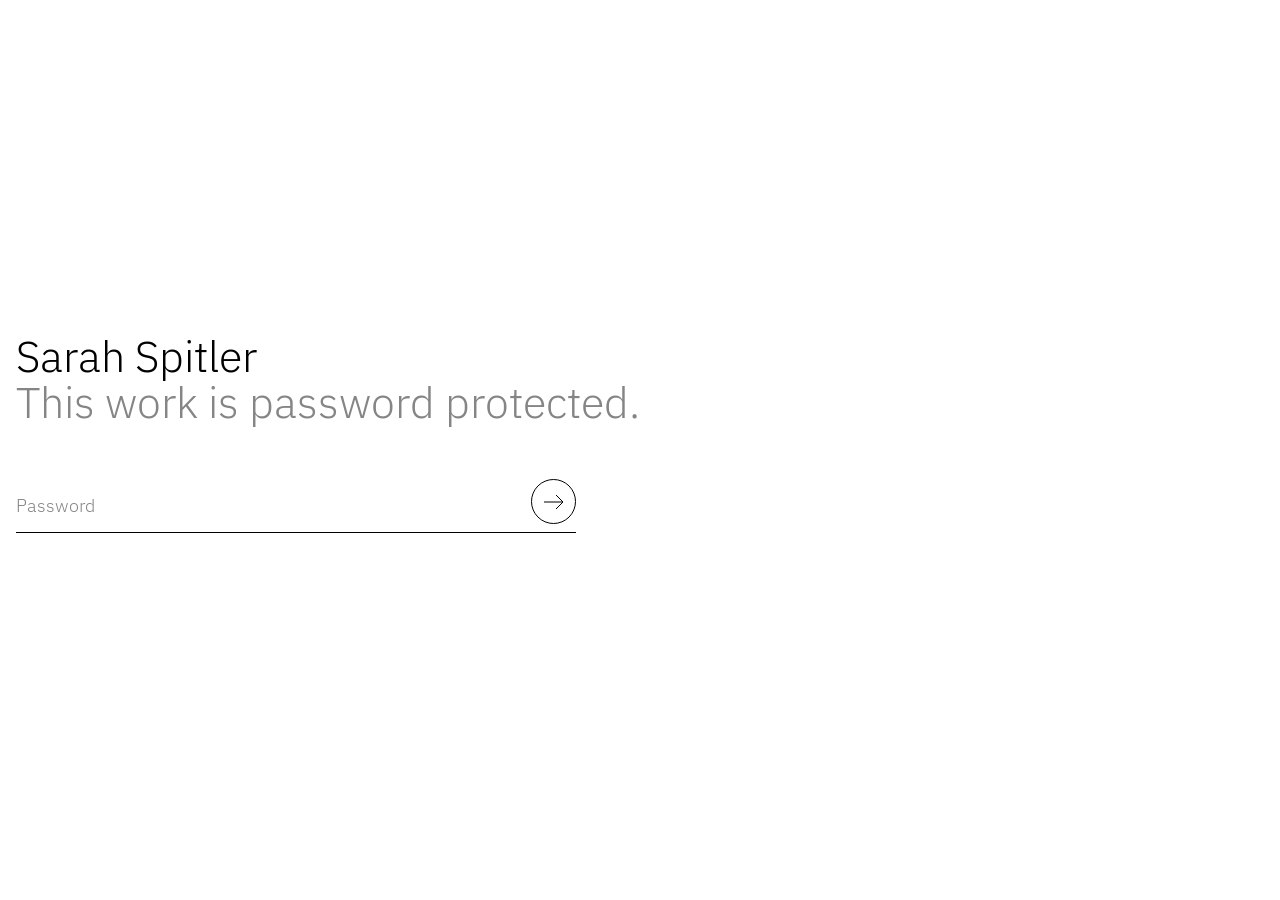
<file: work/intel.html>
<!doctype html>
<html lang="en" class="js locked">
<head>
  <meta charset="utf-8">
  <meta name="viewport" content="width=device-width, initial-scale=1">
  <title>Intel — Sarah Spitler</title>
  <meta name="description" content="Sarah Spitler — experience design lead. Selected work, about and contact.">
  <link rel="icon" href="../assets/img/favicon.svg" type="image/svg+xml">
  <meta name="robots" content="noindex">
  <link rel="stylesheet" href="../assets/css/style.css">
  <script src="../assets/js/gate.js"></script>
</head>
<body style="--accent: #0a7ea4">
  <noscript><p class="gate-noscript">This site needs JavaScript turned on to unlock.</p></noscript>

  <header class="site-header">
    <div class="header-left">
      <button class="menu-toggle" type="button" aria-label="Open menu" aria-expanded="false" aria-controls="site-menu">
        <svg viewBox="0 0 18 8" fill="none" stroke="currentColor" stroke-width="1" aria-hidden="true"><line x1="0" y1="1" x2="18" y2="1"/><line x1="0" y1="7" x2="18" y2="7"/></svg>
      </button>
      <nav class="crumbs" aria-label="Breadcrumb"><a href="../index.html">/Work</a><span aria-current="page">/Intel</span></nav>
    </div>
    <a class="wave" href="../contact.html" aria-label="Say hello — contact">
      <svg viewBox="0 0 28 28" fill="none" stroke-linecap="round" stroke-linejoin="round" aria-hidden="true">
        <g stroke="#000" stroke-width="4.4"><path d="M9.2 17.2 6.6 13M11.6 14.5l-1-7.6M14.6 14V5.2M17.6 14.4l1-7.4M20.2 16l1.7-5.2"/></g>
        <path d="M8.6 15.6c-.2 5 2.4 8.2 6.2 8.2 4 0 6.6-3 6.6-7.6l-6.6-2.6z" fill="#fff" stroke="#000" stroke-width="1"/>
        <g stroke="#fff" stroke-width="2.4"><path d="M9.2 17.2 6.6 13M11.6 14.5l-1-7.6M14.6 14V5.2M17.6 14.4l1-7.4M20.2 16l1.7-5.2"/></g>
        <path d="M3.2 8.6c-.9 1.3-1.2 2.7-1 4.2M24.6 5.4c1 1 1.6 2.2 1.8 3.6" stroke="#000" stroke-width="1"/>
      </svg>
    </a>
  </header>

  <nav class="menu" id="site-menu" aria-label="Main" hidden>
    <button class="menu__close" type="button" aria-label="Close menu">
      <svg viewBox="0 0 13 13" fill="none" stroke="currentColor" stroke-width="1" aria-hidden="true"><path d="M.5.5l12 12M12.5.5l-12 12"/></svg>
    </button>
    <ul>
      <li><a href="../index.html" aria-current="page">/Work</a></li>
      <li><a href="../about.html">/About</a></li>
      <li><a href="../contact.html">/Contact</a></li>
      <li><a href="../dogs.html">/Dogs</a></li>
    </ul>
  </nav>

  <main class="project">
    <div class="project-top">
    <header class="project-intro">
      <h1 class="project-intro__title"><span>Intel</span> Case study in progress — one-line summary of the project goes here.</h1>
      <dl class="meta">
        <div><dt>Scope</dt><dd>To come</dd></div>
        <div><dt>Timeline</dt><dd>To come</dd></div>
        <div><dt>Role</dt><dd>To come</dd></div>
      </dl>
    </header>

    <figure class="project-hero">
      <div style="aspect-ratio: 1511 / 861; background: var(--surface)" role="img" aria-label="Hero image placeholder"></div>
    </figure>
    </div>

    <div class="project-body">
      <section class="chapter">
        <p class="chapter__num">I.</p>
        <p><span class="lead">Coming soon.</span> Copy work/bnsf.html as the pattern for this page: chapters and media in the light area, process and takeaways in the dark area.</p>
      </section>
    </div>
  </main>

  <nav class="next" aria-label="Next project">
    <span class="sr-only">Next project:</span>
    <a class="work-row" href="../work/ups.html" style="--accent: #ffc400; --on-accent: #000">
      <span class="work-row__detail" aria-hidden="true">
        <span class="arrow-circle"><svg viewBox="0 0 20 16" fill="none" stroke="currentColor" stroke-width="1" aria-hidden="true"><path d="M0 8h19M12 1l7 7-7 7"/></svg></span>
        <span class="work-row__detail-text"><strong>Freight, as easy to pay for as a parcel</strong>Payment experience design, end-to-end flows, error states, responsive design</span>
      </span>
      <span class="work-row__lockup">
        <span class="work-row__title">UPS</span>
        <span class="art art--placeholder" aria-hidden="true"><img class="art__rest" src="../assets/img/train-placeholder.png" width="154" height="42" alt=""></span>
      </span>
    </a>
  </nav>

  <footer class="site-footer">© Sarah Spitler, 2026</footer>

  <script src="../assets/js/main.js" defer></script>
</body>
</html>
</file>
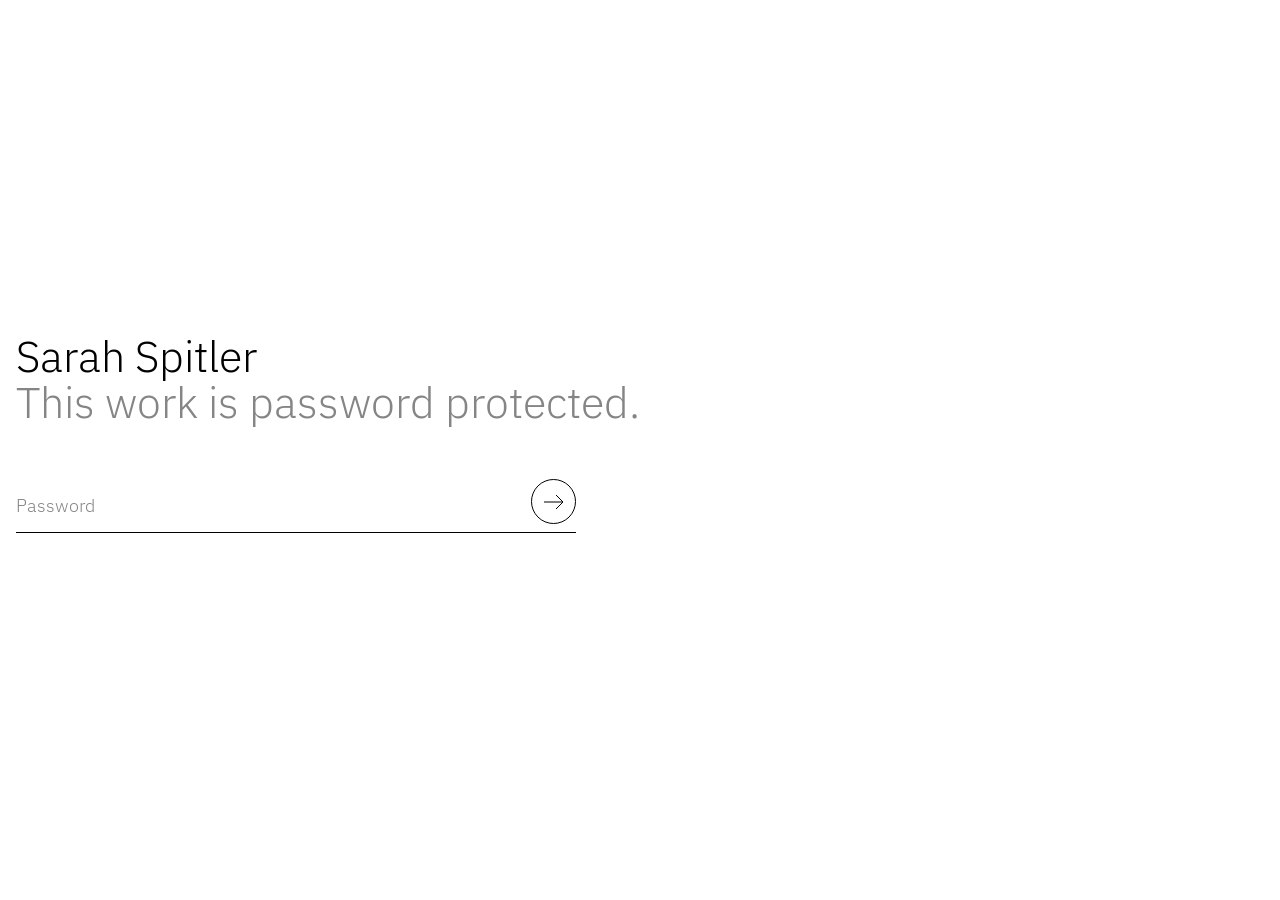
<file: work/ups.html>
<!doctype html>
<html lang="en" class="js locked">
<head>
  <meta charset="utf-8">
  <meta name="viewport" content="width=device-width, initial-scale=1">
  <title>UPS — Sarah Spitler</title>
  <meta name="description" content="Sarah Spitler — experience design lead. Selected work, about and contact.">
  <link rel="icon" href="../assets/img/favicon.svg" type="image/svg+xml">
  <meta name="robots" content="noindex">
  <link rel="stylesheet" href="../assets/css/style.css">
  <script src="../assets/js/gate.js"></script>
</head>
<body style="--accent: #7a4f00">
  <noscript><p class="gate-noscript">This site needs JavaScript turned on to unlock.</p></noscript>

  <header class="site-header">
    <div class="header-left">
      <button class="menu-toggle" type="button" aria-label="Open menu" aria-expanded="false" aria-controls="site-menu">
        <svg viewBox="0 0 18 8" fill="none" stroke="currentColor" stroke-width="1" aria-hidden="true"><line x1="0" y1="1" x2="18" y2="1"/><line x1="0" y1="7" x2="18" y2="7"/></svg>
      </button>
      <nav class="crumbs" aria-label="Breadcrumb"><a href="../index.html">/Work</a><span aria-current="page">/UPS</span></nav>
    </div>
    <a class="wave" href="../contact.html" aria-label="Say hello — contact">
      <svg viewBox="0 0 28 28" fill="none" stroke-linecap="round" stroke-linejoin="round" aria-hidden="true">
        <g stroke="#000" stroke-width="4.4"><path d="M9.2 17.2 6.6 13M11.6 14.5l-1-7.6M14.6 14V5.2M17.6 14.4l1-7.4M20.2 16l1.7-5.2"/></g>
        <path d="M8.6 15.6c-.2 5 2.4 8.2 6.2 8.2 4 0 6.6-3 6.6-7.6l-6.6-2.6z" fill="#fff" stroke="#000" stroke-width="1"/>
        <g stroke="#fff" stroke-width="2.4"><path d="M9.2 17.2 6.6 13M11.6 14.5l-1-7.6M14.6 14V5.2M17.6 14.4l1-7.4M20.2 16l1.7-5.2"/></g>
        <path d="M3.2 8.6c-.9 1.3-1.2 2.7-1 4.2M24.6 5.4c1 1 1.6 2.2 1.8 3.6" stroke="#000" stroke-width="1"/>
      </svg>
    </a>
  </header>

  <nav class="menu" id="site-menu" aria-label="Main" hidden>
    <button class="menu__close" type="button" aria-label="Close menu">
      <svg viewBox="0 0 13 13" fill="none" stroke="currentColor" stroke-width="1" aria-hidden="true"><path d="M.5.5l12 12M12.5.5l-12 12"/></svg>
    </button>
    <ul>
      <li><a href="../index.html" aria-current="page">/Work</a></li>
      <li><a href="../about.html">/About</a></li>
      <li><a href="../contact.html">/Contact</a></li>
      <li><a href="../dogs.html">/Dogs</a></li>
    </ul>
  </nav>

  <main class="project">
    <div class="project-top">
    <header class="project-intro">
      <h1 class="project-intro__title"><span>UPS</span> Paying for freight as easily as a parcel: a credit card option for freight shippers who don’t have a UPS account, built into a system made for account holders.</h1>
      <dl class="meta">
        <div><dt>Scope</dt><dd>Payment experience design, end-to-end flows, entry points and edge cases, error states, email, responsive design</dd></div>
        <div><dt>Product</dt><dd>UPS Forwarding Hub, freight booking for small businesses</dd></div>
        <div><dt>Platforms</dt><dd>Desktop, tablet and mobile</dd></div>
      </dl>
    </header>

    <figure class="project-hero ups-hero">
      <div class="ups-hero__stage" role="img" aria-label="The UPS Forwarding Hub booking confirmation with a Pay Now step, on desktop and mobile, over UPS brown">
        <img class="ups-hero__desktop" src="../assets/img/ups-confirmation.jpg" width="1366" height="1095" alt="" decoding="async">
        <img class="ups-hero__mobile" src="../assets/img/ups-hero-mobile.jpg" width="750" height="1500" alt="" decoding="async">
      </div>
    </figure>
    </div>

    <!-- Light area: final work -->
    <div class="project-body">
      <section class="chapter">
        <p class="chapter__num">I.</p>
        <p><span class="lead">How do you make freight as easy to pay for as a parcel?</span> Freight is the complicated side of UPS. Shipments cross borders with customs and international requirements, and an extensive back end calculates charges for every conceivable type of item anyone might want to ship. Most freight customers pay through an account on file, and many prefer it that way. But UPS wanted to open the door to smaller businesses: let them pay by credit card, the way consumers do, without needing an account first, for shipments within set heights and weights, between the US and Canada.</p>
      </section>

      <section class="chapter">
        <p class="chapter__num">II.</p>
        <p><span class="lead">Change as little as possible, in the right place.</span> Account holders already knew the booking flow, so it stayed as it was. Payment became a step that comes after booking, on the confirmation page, where a shipper without an account is already looking for what to do next. Each step says why it matters, and the page only shows what applies: <em>Pay Charges</em> disappears for shippers with credit on their account, and <em>Manage Alerts</em> for those who have alerts turned on.</p>
      </section>

      <figure class="media">
        <div class="media__frame">
          <img src="../assets/img/ups-confirmation.jpg" width="1366" height="1095" loading="lazy" alt="Booking Request Submitted page: shipment summary, then four next steps, with Pay Charges second, showing the total and a Pay Now button">
        </div>
        <figcaption><svg viewBox="0 0 16 20" fill="none" stroke="currentColor" stroke-width="1" aria-hidden="true"><path d="M8 20V1M1 8l7-7 7 7"/></svg><span>Your Next Steps puts paying in context, between uploading documents and printing labels, with the total in view and a short answer to “what are the benefits of paying now?”</span></figcaption>
      </figure>

      <section class="chapter">
        <p class="chapter__num">III.</p>
        <p><span class="lead">Every path in leads to one payment page.</span> Shippers don’t always pay right after booking, so I mapped every route they might take back: the confirmation page, the booking request email, the activity feed and a shipment’s detail page. Each one offers <em>Pay Now</em> while charges are due and shows <em>Payment Received</em> once they’re paid, so the status reads the same wherever a shipper looks.</p>
      </section>

      <figure class="media media--carousel" data-media-carousel>
        <div class="media__frame">
          <div class="media__track" tabindex="0" aria-label="Ways back to payment — 3 items, scroll sideways">
            <div class="media__slide">
              <img src="../assets/img/ups-activity-feed.jpg" width="1366" height="1010" loading="lazy" alt="Activity feed on the dashboard: shipments with a Pay Now link beside the price, or a Payment Received check once paid">
            </div>
            <div class="media__slide">
              <img src="../assets/img/ups-booking-detail.jpg" width="1366" height="925" loading="lazy" alt="Booking detail page with Pay Now in the header actions and beside the total charges">
            </div>
            <div class="media__slide media__slide--narrow">
              <img src="../assets/img/ups-email.jpg" width="768" height="1640" loading="lazy" alt="Booking request email with a Pay Charges section, the total and a Pay Now button above the shipment details">
            </div>
          </div>
        </div>
        <figcaption>
          <svg viewBox="0 0 16 20" fill="none" stroke="currentColor" stroke-width="1" aria-hidden="true"><path d="M8 20V1M1 8l7-7 7 7"/></svg>
          <span class="media__captions" aria-live="polite">
            <span>In the activity feed, an unpaid shipment shows its total with Pay Now; a paid one shows Payment Received. No extra column, no extra tooltip: the price is where shippers already look.</span>
            <span hidden>A shipment’s detail page offers Pay Now in two places: with the main actions, and next to the total charges.</span>
            <span hidden>The booking request email is a secondary path: it explains why prepaying helps when there’s no account on file, and Pay Now takes the shipper to log in and pay.</span>
          </span>
          <span class="media__nav">
            <span class="media__count" aria-hidden="true">1 / 3</span>
            <button class="media__prev" type="button" aria-label="Previous item"><svg viewBox="0 0 20 16" fill="none" stroke="currentColor" stroke-width="1" aria-hidden="true"><path d="M0 8h19M12 1l7 7-7 7"/></svg></button>
            <button class="media__next" type="button" aria-label="Next item"><svg viewBox="0 0 20 16" fill="none" stroke="currentColor" stroke-width="1" aria-hidden="true"><path d="M0 8h19M12 1l7 7-7 7"/></svg></button>
          </span>
        </figcaption>
      </figure>

      <section class="chapter">
        <p class="chapter__num">IV.</p>
        <p><span class="lead">A payment page that handles the hard parts quietly.</span> The page explains why paying ahead helps, itemizes every charge, then asks only for the card and a billing address. Small decisions take care of the complexity: the back link changes to match where the shipper came from (and disappears when they arrive from email), State becomes Province and Zip becomes Postal Code when the country changes, the address autocompletes the way it does on ups.com, and an optional checkbox lets a one-time payer enroll in a billing account using what they just entered.</p>
      </section>

      <figure class="media media--carousel" data-media-carousel>
        <div class="media__frame">
          <div class="media__track" tabindex="0" aria-label="Payment screens — 3 items, scroll sideways">
            <div class="media__slide">
              <img src="../assets/img/ups-payment.jpg" width="1366" height="2364" loading="lazy" alt="Pay Charges page: a note on why to pay ahead, itemized total charges, card information, billing address with Canadian province and postal code, an option to enroll in a billing account, terms and Submit Payment">
            </div>
            <div class="media__slide">
              <img src="../assets/img/ups-payment-errors.jpg" width="1366" height="2364" loading="lazy" alt="Payment page with a system error banner and inline errors on card number, expiration date and CVV">
            </div>
            <div class="media__slide">
              <img src="../assets/img/ups-payment-success.jpg" width="1366" height="1095" loading="lazy" alt="Payment Submitted confirmation with a confirmation number, and the Pay Charges step now showing Payment Received with Download and Send Details">
            </div>
          </div>
        </div>
        <figcaption>
          <svg viewBox="0 0 16 20" fill="none" stroke="currentColor" stroke-width="1" aria-hidden="true"><path d="M8 20V1M1 8l7-7 7 7"/></svg>
          <span class="media__captions" aria-live="polite">
            <span>The payment page for a shipment to Canada: the address fields follow the country, and enrolling in a billing account is one checkbox away.</span>
            <span hidden>Errors follow the codes and wording UPS already uses for basic shipments on ups.com: a banner when the payment can’t be processed, and specific messages next to each field that needs fixing.</span>
            <span hidden>After paying, shippers land back on the confirmation page with a confirmation number. The payment step is checked off and offers the details to download or send on.</span>
          </span>
          <span class="media__nav">
            <span class="media__count" aria-hidden="true">1 / 3</span>
            <button class="media__prev" type="button" aria-label="Previous item"><svg viewBox="0 0 20 16" fill="none" stroke="currentColor" stroke-width="1" aria-hidden="true"><path d="M0 8h19M12 1l7 7-7 7"/></svg></button>
            <button class="media__next" type="button" aria-label="Next item"><svg viewBox="0 0 20 16" fill="none" stroke="currentColor" stroke-width="1" aria-hidden="true"><path d="M0 8h19M12 1l7 7-7 7"/></svg></button>
          </span>
        </figcaption>
      </figure>

      <section class="chapter">
        <p class="chapter__num">V.</p>
        <p><span class="lead">Designed for every screen.</span> Freight shippers work from a warehouse floor as often as a desk, so every new state was designed for tablet and mobile too. On smaller screens the next steps stack with their actions underneath, and the activity feed turns into cards that keep the price and payment status side by side.</p>
      </section>

      <figure class="media media--carousel" data-media-carousel>
        <div class="media__frame">
          <div class="media__track" tabindex="0" aria-label="Tablet and mobile views — 2 items, scroll sideways">
            <div class="media__slide">
              <img src="../assets/img/ups-responsive-confirmation.jpg" width="2400" height="2704" loading="lazy" alt="Booking confirmation and next steps at tablet and mobile widths">
            </div>
            <div class="media__slide">
              <img src="../assets/img/ups-responsive-activity.jpg" width="2400" height="3110" loading="lazy" alt="Activity feed at tablet and mobile widths, with Pay Now and Payment Received on each shipment card">
            </div>
          </div>
        </div>
        <figcaption>
          <svg viewBox="0 0 16 20" fill="none" stroke="currentColor" stroke-width="1" aria-hidden="true"><path d="M8 20V1M1 8l7-7 7 7"/></svg>
          <span class="media__captions" aria-live="polite">
            <span>The confirmation and next steps at 768 and 375 pixels wide.</span>
            <span hidden>The activity feed at tablet and mobile widths, with filters folded into one Filter button.</span>
          </span>
          <span class="media__nav">
            <span class="media__count" aria-hidden="true">1 / 2</span>
            <button class="media__prev" type="button" aria-label="Previous item"><svg viewBox="0 0 20 16" fill="none" stroke="currentColor" stroke-width="1" aria-hidden="true"><path d="M0 8h19M12 1l7 7-7 7"/></svg></button>
            <button class="media__next" type="button" aria-label="Next item"><svg viewBox="0 0 20 16" fill="none" stroke="currentColor" stroke-width="1" aria-hidden="true"><path d="M0 8h19M12 1l7 7-7 7"/></svg></button>
          </span>
        </figcaption>
      </figure>

      <section class="chapter">
        <p class="chapter__num">VI.</p>
        <p><span class="lead">What I did.</span> I evolved the existing Forwarding Hub to match the ease of consumer checkout while keeping every required element in place. I mapped every path into payment, designed the confirmation, payment, error and success states and the email, defined the rules for what each kind of shipper sees, and carried it all through desktop, tablet and mobile.</p>
      </section>
    </div>

    <!-- Dark area: process. Scrolls sideways. -->
    <section class="process" aria-labelledby="process-heading">
      <h2 class="process__heading" id="process-heading">Process &amp; Takeaways</h2>
      <ul class="process__track" tabindex="0" aria-label="Process and takeaways — scroll sideways">
        <li class="process__slide">
          <p><em>Start from every way in:</em> before designing a screen, I mapped the primary path (log in, quote, book, confirm, pay) and every other route back to payment. Making the payment page the single destination kept the design small, and showed which entry points needed a new state rather than a new page.</p>
          <div class="process__media"><img src="../assets/img/ups-paths-in.jpg" width="2536" height="1226" loading="lazy" alt="Flow diagram: the primary path from logging in through quote, booking, confirmation, payment and a checked-off confirmation, with additional paths in from the booking request email, dashboard, activity feed and booking detail page"></div>
        </li>
        <li class="process__slide">
          <p><em>Borrow what customers already trust:</em> rather than inventing new patterns, the payment page reuses ups.com’s basic-shipment conventions for address autocomplete, card validation, error codes and wording. Freight shippers who also send parcels see something familiar, and engineering could build on rules that already existed.</p>
          <div class="process__media"><img src="../assets/img/ups-payment-errors-top.jpg" width="1366" height="768" loading="lazy" alt="Payment page error states: a system error banner and inline field errors"></div>
        </li>
        <li class="process__slide">
          <p><em>Scope with intent:</em> some ideas were deliberately held for later, like paying from the email without logging in, and a status for additional amounts due once a shipment is weighed. Writing those decisions down beside the designs kept the first release focused and the next steps clear.</p>
          <div class="process__media"><img src="../assets/img/ups-email-top.jpg" width="1536" height="1150" loading="lazy" alt="Booking request email with a Pay Charges section"></div>
        </li>
      </ul>
      <div class="process__dots"></div>
    </section>
  </main>

  <nav class="next" aria-label="Next project">
    <span class="sr-only">Next project:</span>
    <a class="work-row" href="../work/book-it.html" style="--accent: #7a4bd6; --on-accent: #fff">
      <span class="work-row__detail" aria-hidden="true">
        <span class="arrow-circle"><svg viewBox="0 0 20 16" fill="none" stroke="currentColor" stroke-width="1" aria-hidden="true"><path d="M0 8h19M12 1l7 7-7 7"/></svg></span>
        <span class="work-row__detail-text"><strong>Tagline to come</strong>Scope to come</span>
      </span>
      <span class="work-row__lockup">
        <span class="work-row__title">Book It!</span>
        <span class="art art--placeholder" aria-hidden="true"><img class="art__rest" src="../assets/img/train-placeholder.png" width="154" height="42" alt=""></span>
      </span>
    </a>
  </nav>

  <footer class="site-footer">© Sarah Spitler, 2026</footer>

  <script src="../assets/js/main.js" defer></script>
</body>
</html>
</file>
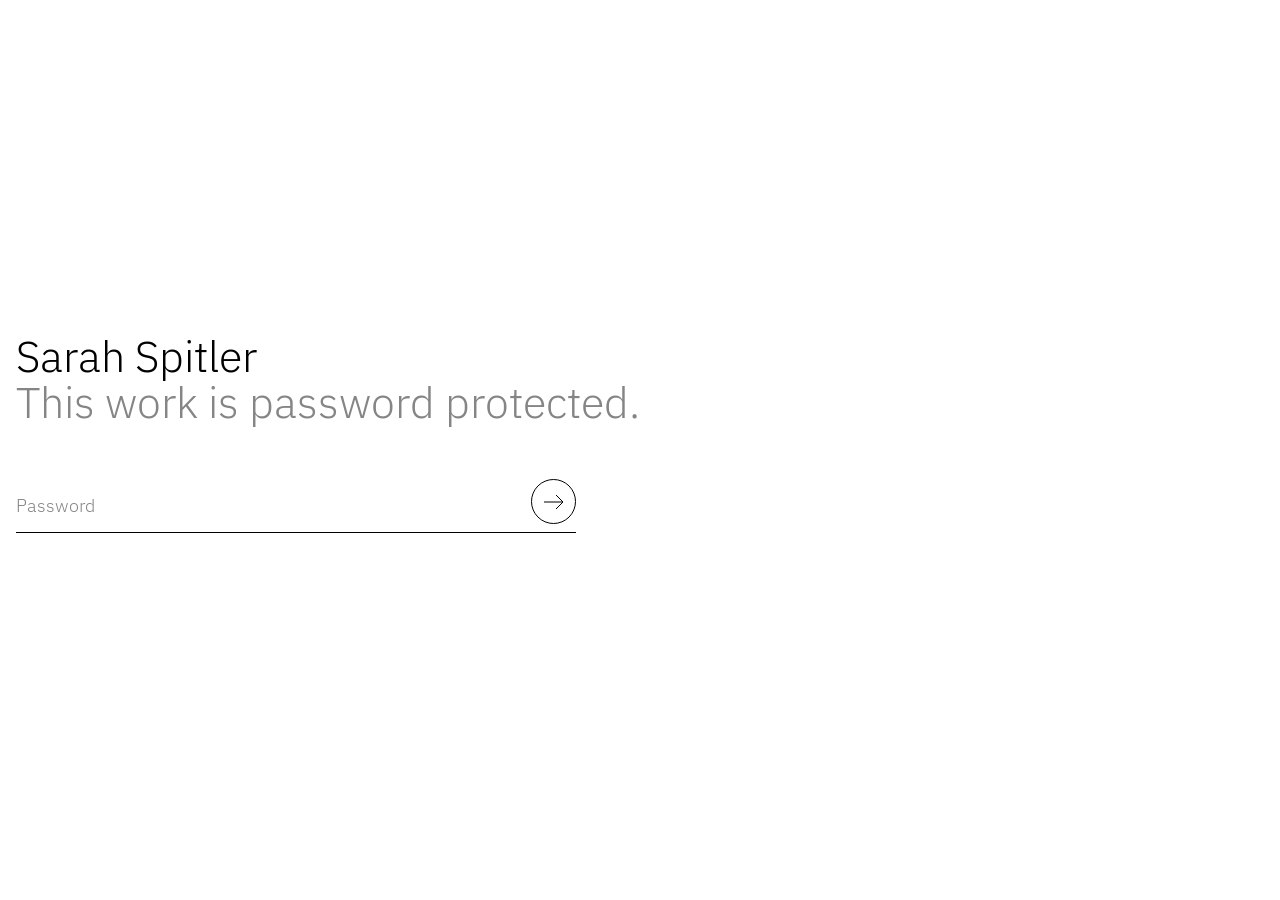
<file: work/walmart.html>
<!doctype html>
<html lang="en" class="js locked">
<head>
  <meta charset="utf-8">
  <meta name="viewport" content="width=device-width, initial-scale=1">
  <title>Walmart — Sarah Spitler</title>
  <meta name="description" content="Sarah Spitler — experience design lead. Selected work, about and contact.">
  <link rel="icon" href="../assets/img/favicon.svg" type="image/svg+xml">
  <meta name="robots" content="noindex">
  <link rel="stylesheet" href="../assets/css/style.css">
  <script src="../assets/js/gate.js"></script>
</head>
<body style="--accent: #0053e2">
  <noscript><p class="gate-noscript">This site needs JavaScript turned on to unlock.</p></noscript>

  <header class="site-header">
    <div class="header-left">
      <button class="menu-toggle" type="button" aria-label="Open menu" aria-expanded="false" aria-controls="site-menu">
        <svg viewBox="0 0 18 8" fill="none" stroke="currentColor" stroke-width="1" aria-hidden="true"><line x1="0" y1="1" x2="18" y2="1"/><line x1="0" y1="7" x2="18" y2="7"/></svg>
      </button>
      <nav class="crumbs" aria-label="Breadcrumb"><a href="../index.html">/Work</a><span aria-current="page">/Walmart</span></nav>
    </div>
    <a class="wave" href="../contact.html" aria-label="Say hello — contact">
      <svg viewBox="0 0 28 28" fill="none" stroke-linecap="round" stroke-linejoin="round" aria-hidden="true">
        <g stroke="#000" stroke-width="4.4"><path d="M9.2 17.2 6.6 13M11.6 14.5l-1-7.6M14.6 14V5.2M17.6 14.4l1-7.4M20.2 16l1.7-5.2"/></g>
        <path d="M8.6 15.6c-.2 5 2.4 8.2 6.2 8.2 4 0 6.6-3 6.6-7.6l-6.6-2.6z" fill="#fff" stroke="#000" stroke-width="1"/>
        <g stroke="#fff" stroke-width="2.4"><path d="M9.2 17.2 6.6 13M11.6 14.5l-1-7.6M14.6 14V5.2M17.6 14.4l1-7.4M20.2 16l1.7-5.2"/></g>
        <path d="M3.2 8.6c-.9 1.3-1.2 2.7-1 4.2M24.6 5.4c1 1 1.6 2.2 1.8 3.6" stroke="#000" stroke-width="1"/>
      </svg>
    </a>
  </header>

  <nav class="menu" id="site-menu" aria-label="Main" hidden>
    <button class="menu__close" type="button" aria-label="Close menu">
      <svg viewBox="0 0 13 13" fill="none" stroke="currentColor" stroke-width="1" aria-hidden="true"><path d="M.5.5l12 12M12.5.5l-12 12"/></svg>
    </button>
    <ul>
      <li><a href="../index.html" aria-current="page">/Work</a></li>
      <li><a href="../about.html">/About</a></li>
      <li><a href="../contact.html">/Contact</a></li>
      <li><a href="../dogs.html">/Dogs</a></li>
    </ul>
  </nav>

  <main class="project">
    <div class="project-top">
    <header class="project-intro">
      <h1 class="project-intro__title"><span>Walmart</span> An internal analytics tool that gives marketing and merchandising teams a clear view of performance across 75 million products, shaped by continuous usability testing.</h1>
      <dl class="meta">
        <div><dt>Scope</dt><dd>Enterprise tool design, data visualization, audience profiles, moderated usability testing, scalable feature planning</dd></div>
        <div><dt>Users</dt><dd>Internal marketing and merchandising teams</dd></div>
        <div><dt>Role</dt><dd>Senior experience designer</dd></div>
      </dl>
    </header>

    <figure class="project-hero walmart-hero">
      <!-- Two screens layered on Walmart blue: the landing page behind, ranked search results in front -->
      <div class="walmart-hero__stage" role="img" aria-label="The CX Discovery landing page and a ranked list of search results, layered on Walmart blue">
        <img class="walmart-hero__back" src="../assets/img/walmart-landing.jpg" width="2500" height="2042" alt="" decoding="async">
        <img class="walmart-hero__front" src="../assets/img/walmart-search-results.jpg" width="2500" height="2054" alt="" decoding="async">
      </div>
    </figure>
    </div>

    <!-- Light area: final work -->
    <div class="project-body">
      <section class="chapter">
        <p class="chapter__num">I.</p>
        <p><span class="lead">How can a retailer that sells 75 million different items get a 10,000-foot view of product performance?</span> Walmart’s marketing and merchandising teams relied on a patchwork of tools to understand how their categories were performing. We partnered with them to design an internal tool that brings category performance, search keywords and digital shelf data into one place, so teams can spot what needs attention and act quickly. We tested with users throughout and fed findings back into the design in near real time, which kept the tool focused on the decisions people actually make every day.</p>
      </section>

      <section class="chapter">
        <p class="chapter__num">II.</p>
        <p><span class="lead">Start with what moves the numbers.</span> The landing page leads with a small set of key actions, above a chart of search traffic and conversion over time, so users start with what will improve their numbers.</p>
      </section>

      <figure class="media">
        <div class="media__frame">
          <img src="../assets/img/walmart-landing.jpg" width="2500" height="2042" loading="lazy" alt="CX Discovery landing page for the Nintendo Switch category: four starting actions (find items with high potential, review underperforming search terms, stay on top of trending search terms, promote new assortment) above a 30-day chart of search traffic and conversion rate">
        </div>
        <figcaption><svg viewBox="0 0 16 20" fill="none" stroke="currentColor" stroke-width="1" aria-hidden="true"><path d="M8 20V1M1 8l7-7 7 7"/></svg><span>Four starting actions sit above the category’s search performance, with the metrics marketers already report on (traffic, product view rate, conversion, units, GMV and contribution profit) and a chart that pairs traffic with conversion day by day.</span></figcaption>
      </figure>

      <section class="chapter">
        <p class="chapter__num">III.</p>
        <p>An information-dense interface gives marketers control over their top tasks, using their own metrics and terminology.</p>
      </section>

      <figure class="media">
        <div class="media__frame">
          <img src="../assets/img/walmart-search-results.jpg" width="2500" height="2054" loading="lazy" alt="Top-ranking items for a search, each with price, a competitor price, ratings, ranking drivers (engagement, revenue, popularity, relevance) and results (units sold, GMV, CP percent), with a menu for choosing which columns to show">
        </div>
        <figcaption><svg viewBox="0 0 16 20" fill="none" stroke="currentColor" stroke-width="1" aria-hidden="true"><path d="M8 20V1M1 8l7-7 7 7"/></svg><span>Top-ranking items in a category, with price, performance drivers and results. Marketers choose which columns they need, see why an item ranks where it does, and can override the results from the same screen.</span></figcaption>
      </figure>

      <section class="chapter">
        <p class="chapter__num">IV.</p>
        <p><span class="lead">Outcomes.</span> One view of category performance, keywords and digital shelves across 75 million items. A testing rhythm that turned user feedback into design changes in near real time. And reusable audience profiles and an insights database that outlived the project.</p>
        <p>I designed the tool’s end-to-end experience, from landing page to detailed performance views; planned and ran moderated usability tests and quick-turn readouts; created reusable audience profiles; and helped plan the experience for future suggested-actions features.</p>
      </section>
    </div>

    <!-- Dark area: process. Scrolls sideways. -->
    <section class="process" aria-labelledby="process-heading">
      <h2 class="process__heading" id="process-heading">Process &amp; Takeaways</h2>
      <ul class="process__track" tabindex="0" aria-label="Process and takeaways — scroll sideways">
        <li class="process__slide">
          <p><em>Learn the work, then define the users:</em> after studying the tools teams already depended on, we built audience profiles around only what drives design decisions: each person’s job, how they spend their time, the tools they use and the problems they face. They were made to be reused beyond the project.</p>
          <div class="process__media"><img src="../assets/img/walmart-audience-profile.jpg" width="2500" height="1722" loading="lazy" alt="Audience profile for a category marketer, “The Spark Plugs”: who they are, SKUs managed and tenure, tools and data sources they use, top goals, how often they use each tool, pain points and quotes from interviews"></div>
        </li>
        <li class="process__slide">
          <p><em>Test continuously:</em> quick, moderated usability tests on in-progress designs answered open questions as they came up and checked the value of features before we designed their details. Readouts turned around fast enough to change the next round, and fed a running database of insights.</p>
          <div class="process__media"><img src="../assets/img/walmart-test-readout.jpg" width="2500" height="1487" loading="lazy" alt="Usability test readout, “Initial Findings: Search Landing”: four findings beside the screen tested, and a feature request to export data as CSV"></div>
        </li>
      </ul>
      <div class="process__dots"></div>
    </section>
  </main>

  <nav class="next" aria-label="Next project">
    <span class="sr-only">Next project:</span>
    <a class="work-row" href="../work/book-it.html" style="--accent: #7a4bd6; --on-accent: #fff">
      <span class="work-row__detail" aria-hidden="true">
        <span class="arrow-circle"><svg viewBox="0 0 20 16" fill="none" stroke="currentColor" stroke-width="1" aria-hidden="true"><path d="M0 8h19M12 1l7 7-7 7"/></svg></span>
        <span class="work-row__detail-text"><strong>Tagline to come</strong>Scope to come</span>
      </span>
      <span class="work-row__lockup">
        <span class="work-row__title">Book It!</span>
        <span class="art art--placeholder" aria-hidden="true"><img class="art__rest" src="../assets/img/train-placeholder.png" width="154" height="42" alt=""></span>
      </span>
    </a>
  </nav>

  <footer class="site-footer">© Sarah Spitler, 2026</footer>

  <script src="../assets/js/main.js" defer></script>
</body>
</html>
</file>
<file: assets/css/style.css>
/* ==========================================================================
   sarahspitler.com
   Built from Figma "Site Design / D2 – Simplified, less image dependant".
   The design frame is 1920px wide; --u is one design pixel at the current
   viewport, so `calc(140 * var(--u))` means "140px in the Figma frame".
   ========================================================================== */

/* ---------- Fonts (self-hosted IBM Plex) ---------- */
@font-face { font-family: "IBM Plex Sans"; font-weight: 300; font-style: normal; font-display: swap;
  src: url("../fonts/ibm-plex-sans-latin-300-normal.woff2") format("woff2"); }
@font-face { font-family: "IBM Plex Sans"; font-weight: 300; font-style: italic; font-display: swap;
  src: url("../fonts/ibm-plex-sans-latin-300-italic.woff2") format("woff2"); }
@font-face { font-family: "IBM Plex Sans"; font-weight: 400; font-style: normal; font-display: swap;
  src: url("../fonts/ibm-plex-sans-latin-400-normal.woff2") format("woff2"); }
@font-face { font-family: "IBM Plex Sans"; font-weight: 400; font-style: italic; font-display: swap;
  src: url("../fonts/ibm-plex-sans-latin-400-italic.woff2") format("woff2"); }
@font-face { font-family: "IBM Plex Sans"; font-weight: 500; font-style: normal; font-display: swap;
  src: url("../fonts/ibm-plex-sans-latin-500-normal.woff2") format("woff2"); }
@font-face { font-family: "IBM Plex Mono"; font-weight: 400; font-style: normal; font-display: swap;
  src: url("../fonts/ibm-plex-mono-latin-400-normal.woff2") format("woff2"); }

/* ---------- Tokens ---------- */
:root {
  --u: calc(min(100vw, 1920px) / 1920);

  --ink: #000;
  --ink-soft: #272726;
  --muted: #858585;
  --caption: #4d4d4d;
  --line: #eaeaea;
  --surface: #f7f7f7;
  --dark: #272726;
  --paper: #fff;

  /* Each page / project sets its own --accent. */
  --accent: #f85c12;

  --font-sans: "IBM Plex Sans", "Helvetica Neue", Arial, sans-serif;
  --font-mono: "IBM Plex Mono", ui-monospace, Menlo, monospace;

  --fs-display: clamp(40px, calc(140 * var(--u)), 140px);   /* project names */
  --fs-title: clamp(32px, calc(80 * var(--u)), 80px);       /* project page intro */
  --fs-about: clamp(28px, calc(64 * var(--u)), 64px);       /* about statement */
  --fs-quote: clamp(22px, calc(36 * var(--u)), 36px);       /* process slides */
  --fs-body: clamp(18px, calc(24 * var(--u)), 24px);
  --fs-small: 14px;

  --header-h: 66px;
  --gutter: clamp(16px, calc(32 * var(--u)), 32px);
  --ease: cubic-bezier(.2, .7, .2, 1);
}

/* ---------- Base ---------- */
*, *::before, *::after { box-sizing: border-box; }
html { -webkit-text-size-adjust: 100%; }
body {
  margin: 0;
  background: var(--paper);
  color: var(--ink);
  font-family: var(--font-sans);
  font-size: var(--fs-small);
  line-height: 20px;
  -webkit-font-smoothing: antialiased;
  text-rendering: optimizeLegibility;
}
img, svg, video { display: block; max-width: 100%; }
img, video { height: auto; }
a { color: inherit; }
p { margin: 0; }
button { font: inherit; color: inherit; background: none; border: 0; padding: 0; cursor: pointer; }
:focus-visible { outline: 2px solid var(--accent); outline-offset: 3px; }
.sr-only {
  position: absolute; width: 1px; height: 1px; overflow: hidden;
  clip-path: inset(50%); white-space: nowrap;
}

/* ---------- Header ---------- */
.site-header {
  position: fixed; inset: 0 0 auto 0; z-index: 50;
  height: var(--header-h);
  padding: 12px 24px;
  display: flex; align-items: center; justify-content: space-between;
  background: var(--paper);
}
.header-left { display: flex; align-items: center; gap: 24px; }
.menu-toggle {
  width: 18px; height: 28px;
  display: grid; place-items: center;
}
.menu-toggle svg { width: 18px; height: 8px; overflow: visible; }
.menu-toggle line { transition: transform .25s var(--ease); transform-origin: center; transform-box: fill-box; }
.menu-toggle:hover line:first-child { transform: translateX(-2px); }
.menu-toggle:hover line:last-child { transform: translateX(2px); }

.crumbs { display: flex; height: 28px; align-items: center; font-size: 14px; }
.crumbs a { text-decoration: none; }
.crumbs a:hover { text-decoration: underline; text-underline-offset: 3px; }

/* Waving hand → contact */
.wave { width: 28px; height: 28px; display: block; }
.wave svg { width: 100%; height: 100%; transform-origin: 70% 85%; }
.wave.is-waving svg { animation: wave 1.3s ease-in-out; }
@keyframes wave {
  0%, 100% { transform: rotate(0); }
  12% { transform: rotate(16deg); }
  28% { transform: rotate(-12deg); }
  44% { transform: rotate(16deg); }
  60% { transform: rotate(-8deg); }
  76% { transform: rotate(10deg); }
}

/* ---------- Menu (open state) ---------- */
.menu {
  position: fixed; left: 10px; top: 13px; z-index: 60;
  width: 299px; min-height: 159px;
  padding: 9px 12px;
  display: flex; align-items: flex-start; gap: 20px;
  background: var(--dark); color: #fff;
  border-radius: 9px;
  filter: drop-shadow(1px 6px 4.5px rgba(0, 0, 0, .1));
  transform-origin: 20px 20px;
  transition: opacity .2s ease, transform .3s var(--ease), visibility 0s;
}
.menu[hidden] {
  display: flex; visibility: hidden; opacity: 0; transform: scale(.94);
  transition: opacity .15s ease, transform .15s ease, visibility 0s .15s;
}
.menu__close { width: 25px; height: 28px; display: grid; place-items: center; }
.menu__close svg { width: 13px; height: 13px; transition: transform .25s var(--ease); }
.menu__close:hover svg { transform: rotate(90deg); }
.menu ul { list-style: none; margin: 0; padding: 0; }
.menu a {
  display: flex; align-items: center;
  width: 103px; height: 28px;
  font-size: 14px; text-decoration: none;
  opacity: .5; transition: opacity .15s ease;
}
.menu a:hover, .menu a[aria-current="page"] { opacity: 1; }

/* ---------- Work row (home list + "next project") ---------- */
.work-list { margin: 94px 18px 0; }
.work-row {
  position: relative;
  display: flex; align-items: flex-start;
  height: calc(216 * var(--u)); min-height: 84px;
  padding: calc(7 * var(--u)) 50px 0 24px;
  border-bottom: 1px solid var(--line);
  color: var(--ink); text-decoration: none;
  overflow: hidden;
  transition: background-color .35s ease, color .25s ease, border-color .35s ease;
}
.work-list .work-row:last-child { border-bottom-color: transparent; }
/* Name + illustration move together. Inside the lockup 1em = the display size (140px in Figma),
   so illustration sizes and offsets are written as Figma pixels: calc(N * var(--a)). */
.work-row__lockup {
  --a: calc(1em / 140);
  transform-origin: 0 50%;
  display: inline-flex; align-items: flex-start;
  font-size: var(--fs-display);
  transition: transform .55s var(--ease);
}
.work-row__title { font-size: 1em; font-weight: 400; line-height: 1.3; white-space: nowrap; }

/* ---------- Illustrations ---------- */
.art { position: relative; flex: none; display: block; scale: .85; transform-origin: 0 50%; }  /* a touch smaller, sitting close to the name */
.art img { display: block; width: 100%; height: auto; }
.art__rest { transition: transform .7s var(--ease), opacity .3s ease; }
/* Extras that appear on hover: hidden and shrunk until then */
.art__pop {
  position: absolute; max-width: none;
  opacity: 0; transform: scale(.3) rotate(-20deg);
  transition: opacity .2s ease, transform .45s cubic-bezier(.3, 1.6, .5, 1);
}

/* Placeholder (projects without their own illustration yet) */
.art--placeholder { width: calc(154 * var(--a)); margin: calc(39.5 * var(--a)) 0 0 calc(6 * var(--a)); }

/* BNSF: the train pulls away to the right, tilts forward and turns pink (hover artwork) */
.art--bnsf { width: calc(125.7 * var(--a)); margin: calc(41.5 * var(--a)) 0 0 calc(12 * var(--a)); }
.art--bnsf .pop-train {
  left: calc(28.5 * var(--a)); top: calc(-21.5 * var(--a)); width: calc(129.1 * var(--a));
  transform: translate(calc(-28.5 * var(--a)), calc(21.5 * var(--a))) rotate(10.7deg);
  transition: opacity .3s ease, transform .9s cubic-bezier(.5, 0, .2, 1.3);
}

/* Bread: the card tips, and the things people buy with it pop out around it */
.art--bread { width: calc(59 * var(--a)); margin: calc(41.5 * var(--a)) 0 0 calc(10 * var(--a)); }
.art--bread .pop-tent      { left: calc(143.1 * var(--a)); top: calc(-4.4 * var(--a));  width: calc(52.8 * var(--a)); }
.art--bread .pop-rv        { left: calc(83.5 * var(--a));  top: calc(15.5 * var(--a));  width: calc(65.5 * var(--a)); }
.art--bread .pop-perfume   { left: calc(156.3 * var(--a)); top: calc(40.5 * var(--a));  width: calc(30.5 * var(--a)); }
.art--bread .pop-hairdryer { left: calc(89.2 * var(--a));  top: calc(-22.4 * var(--a)); width: calc(37.8 * var(--a)); }
.art--bread .pop-makeup    { left: calc(97.3 * var(--a));  top: calc(54.5 * var(--a));  width: calc(45.2 * var(--a)); }

/* Intel: the chip switches to its animated pink and yellow version */
.art--intel { width: calc(47 * var(--a)); margin: calc(36 * var(--a)) 0 0 calc(4 * var(--a)); }
.art--intel .pop-chip { left: 0; top: 0; width: 100%; transform: none; transition: opacity .15s ease; }

/* Humana: the pill turns red and spins for as long as the row is hovered */
.art--humana { width: calc(75.7 * var(--a)); margin: calc(47.6 * var(--a)) 0 0 calc(6 * var(--a)); }
.art--humana .pop-pill { left: 0; top: 0; width: 100%; }
@keyframes pill-spin { to { transform: rotate(360deg); } }

.work-row__detail {
  position: absolute; left: 31px; top: calc(34 * var(--u));
  display: flex; align-items: flex-start; gap: 44px;
  color: inherit; opacity: 0; transform: translateX(-16px);
  transition: opacity .25s ease, transform .45s var(--ease);
  pointer-events: none;
}
.work-row__detail-text { width: 286px; padding-top: 12px; font-size: 14px; line-height: 20px; }
.work-row__detail-text strong { display: block; font-weight: 500; margin-bottom: 22px; }
.arrow-circle {
  flex: none; width: 45px; height: 45px;
  display: grid; place-items: center;
  border: 1px solid currentColor; border-radius: 50%;
}
.arrow-circle svg { width: 20px; height: 16px; }

/* Entrance: names rise, illustrations roll in from the right */
.js .work-list .work-row__title { animation: rise .7s var(--ease) both; animation-delay: calc(var(--i, 0) * 70ms); }
.js .work-list .art { animation: roll-in 1.1s var(--ease) both; animation-delay: calc(200ms + var(--i, 0) * 110ms); }
@keyframes rise { from { opacity: 0; translate: 0 24px; } }
@keyframes roll-in { from { opacity: 0; translate: 60vw 0; } }

/* Hover / focus state: the row fills with the project colour; the other rows step back */
.work-row:hover, .work-row:focus-visible {
  background: var(--accent); border-bottom-color: var(--accent); color: var(--on-accent, #fff);
}
.work-row { transition: background-color .35s ease, color .25s ease, border-color .35s ease, opacity .3s ease; }
.work-list:has(.work-row:hover) .work-row:not(:hover),
.work-list:has(.work-row:focus-visible) .work-row:not(:focus-visible) { opacity: .5; }
@media (hover: hover) and (min-width: 905px) {
  .work-row:hover .work-row__lockup, .work-row:focus-visible .work-row__lockup {
    transform: translateX(max(calc(462 * var(--u)), 410px));
  }
  .work-row:hover .work-row__detail, .work-row:focus-visible .work-row__detail {
    opacity: 1; transform: none; transition-delay: .12s;
  }
  .work-row:hover .art--bnsf .art__rest, .work-row:focus-visible .art--bnsf .art__rest {
    transform: translate(calc(28.5 * var(--a)), calc(-10 * var(--a))) rotate(-10.7deg); opacity: 0;
    transition: transform .9s cubic-bezier(.5, 0, .2, 1.3), opacity .3s ease;
  }
  .work-row:hover .art--bread .art__rest, .work-row:focus-visible .art--bread .art__rest {
    transform: translate(calc(9 * var(--a)), calc(9.3 * var(--a))) rotate(-16deg);
  }
  .work-row:hover .art--humana .art__rest, .work-row:focus-visible .art--humana .art__rest { opacity: 0; }
  .work-row:hover .art--intel .art__rest, .work-row:focus-visible .art--intel .art__rest { opacity: 0; transition: opacity .15s ease; }
  .work-row:hover .art--humana .pop-pill, .work-row:focus-visible .art--humana .pop-pill {
    transform: none; scale: .94; transition: opacity .15s ease, scale .3s ease; animation: pill-spin 1.1s linear infinite;
  }
  .work-row:hover .art__pop, .work-row:focus-visible .art__pop { opacity: 1; transform: none; }
  .work-row:hover .art__pop:nth-child(2), .work-row:focus-visible .art__pop:nth-child(2) { transition-delay: .18s; }
  .work-row:hover .art__pop:nth-child(3), .work-row:focus-visible .art__pop:nth-child(3) { transition-delay: .24s; }
  .work-row:hover .art__pop:nth-child(4), .work-row:focus-visible .art__pop:nth-child(4) { transition-delay: .30s; }
  .work-row:hover .art__pop:nth-child(5), .work-row:focus-visible .art__pop:nth-child(5) { transition-delay: .36s; }
  .work-row:hover .art__pop:nth-child(6), .work-row:focus-visible .art__pop:nth-child(6) { transition-delay: .42s; }
}
@media (hover: hover) and (min-width: 905px) and (max-width: 1319px) {
  .work-row__detail { left: 24px; gap: 24px; }
  .work-row__detail { top: calc(30 * var(--u)); }
  .work-row__detail-text {
    width: 220px; padding-top: 2px; font-size: 12px; line-height: 16px;
    display: -webkit-box; -webkit-box-orient: vertical; -webkit-line-clamp: 4; line-clamp: 4; overflow: hidden;
  }
  .work-row__detail-text strong { margin-bottom: 6px; }
  .work-row:hover .work-row__lockup, .work-row:focus-visible .work-row__lockup { transform: translateX(300px) scale(.86); }
}
/* Keep the longest name and its train inside the row at mid widths */
@media (hover: hover) and (min-width: 1320px) and (max-width: 1699px) {
  .work-row:hover .work-row__lockup, .work-row:focus-visible .work-row__lockup { transform: translateX(max(calc(462 * var(--u)), 410px)) scale(.95); }
}
@media not ((hover: hover) and (min-width: 905px)) {
  .work-row__detail { display: none; }
  .art__pop { display: none; }
}

/* ---------- Project page ---------- */
.project { padding-top: var(--header-h); }

/* Intro stays put while the hero scrolls over it ("on scroll" frame), fading as it goes.
   It is only sticky inside .project-top, so it can never sit behind the rest of the page.
   --fade (1 → 0) is set from main.js. */
.project-top { position: relative; }
.project-intro {
  position: sticky; top: var(--header-h); z-index: 0;
  opacity: var(--fade, 1);
  display: grid;
  grid-template-columns: minmax(0, calc(1259 * var(--u))) 287px;
  justify-content: space-between; align-items: start;
  gap: 40px;
  padding: 64px 40px calc(148 * var(--u)) 21px;
}
.project-intro__title {
  margin: 0;
  font-size: var(--fs-title); font-weight: 300; line-height: 1.1;
}
.project-intro__title span { display: block; color: var(--accent); }
.meta { margin: 0; display: grid; gap: 32px; }
.meta dt { font-weight: 300; margin-bottom: 4px; }
.meta dd { margin: 0; }

.project-hero { position: relative; z-index: 1; width: calc(1511 / 1920 * 100%); margin: 0; }
.project-hero img { width: 100%; aspect-ratio: 1511 / 861; object-fit: cover; }

.project-body {
  position: relative; z-index: 1;
  background: var(--paper);
  padding: calc(91 * var(--u)) var(--gutter) calc(39 * var(--u));
  display: grid; gap: clamp(48px, calc(80 * var(--u)), 80px);
}
/* Bread hero: a collage rebuilt in code (Figma "Bread image").
   Positions are % of the artwork's full bounds; it is pulled up by its top overhang. */
.project-hero.bread-collage { width: 100%; margin-top: calc(-148 / 1932.25 * 100%); overflow-x: clip; }
.collage { position: relative; aspect-ratio: 1932.25 / 908; }
.collage > * { position: absolute; display: block; max-width: none; }
.collage img { object-fit: fill; }
.collage .coin svg { width: 100%; height: 100%; }
.half { will-change: transform; }
.collage [data-fade] { opacity: var(--o, 1); }
.half--top    { border-radius: 50% 50% 0 0 / 100% 100% 0 0; }
.half--bottom { border-radius: 0 0 50% 50% / 0 0 100% 100%; }
.half--left   { border-radius: 100% 0 0 100% / 50% 0 0 50%; }
.half--right  { border-radius: 0 100% 100% 0 / 0 50% 50% 0; }
.c-yellow  { background: #ffb81c; }
.c-seafoam { background: #59bec9; }
.c-teal    { background: #1c8195; }
.c-red     { background: #e03c31; }
.c-navy    { background: #13294b; }

/* Hero that keeps its own proportions (wide collages) */
.project-hero.project-hero--natural { width: 100%; }
.project-hero.project-hero--natural img { aspect-ratio: auto; object-fit: contain; }
.project-hero picture { display: block; }

.chapter { max-width: 1056px; }
.chapter__num { font-size: 20px; line-height: 35px; color: var(--muted); margin-bottom: 16px; }
.chapter p:not(.chapter__num) { font-size: var(--fs-body); line-height: 1.5; }
.chapter .lead { color: var(--accent); }

.media { margin: 0; max-width: 1232px; min-width: 0; }
.media__frame {
  background: var(--surface);
  padding: clamp(16px, 3.7%, 46px) clamp(16px, 4.2%, 53px);
}
.media__frame img, .media__frame video { width: 100%; border-radius: 2px; }
/* Video with site-styled controls (built in main.js; native controls are the no-JS fallback) */
.video { position: relative; }
.video video { display: block; cursor: pointer; background: #000; }
.video__controls {
  display: flex; align-items: center; gap: 16px;
  padding-top: clamp(12px, 1.6vw, 20px);
}
.video__toggle {
  flex: none; width: 36px; height: 36px;
  display: grid; place-items: center;
  border: 1px solid currentColor; border-radius: 50%;
  transition: background-color .2s ease, color .2s ease, border-color .2s ease;
}
.video__toggle:hover, .video__toggle:focus-visible { background: var(--accent); border-color: var(--accent); color: #fff; }
.video__toggle svg { width: 12px; height: 12px; }
.video__toggle .icon-play { display: none; margin-left: 2px; }
.video.is-paused .video__toggle .icon-play { display: block; }
.video.is-paused .video__toggle .icon-pause { display: none; }
.video__scrub {
  flex: 1; min-width: 0; height: 20px; margin: 0;
  -webkit-appearance: none; appearance: none; background: none; cursor: pointer;
}
.video__scrub::-webkit-slider-runnable-track {
  height: 1px;
  background: linear-gradient(to right, var(--ink) var(--p, 0%), #c9c9c9 var(--p, 0%));
}
.video__scrub::-moz-range-track { height: 1px; background: #c9c9c9; }
.video__scrub::-moz-range-progress { height: 1px; background: var(--ink); }
.video__scrub::-webkit-slider-thumb {
  -webkit-appearance: none; width: 11px; height: 11px; margin-top: -5px;
  border-radius: 50%; background: var(--ink); transition: transform .15s ease, background-color .15s ease;
}
.video__scrub::-moz-range-thumb { width: 11px; height: 11px; border: 0; border-radius: 50%; background: var(--ink); }
.video__scrub:hover::-webkit-slider-thumb, .video__scrub:focus-visible::-webkit-slider-thumb { transform: scale(1.35); background: var(--accent); }
.video__time { flex: none; font-family: var(--font-mono); font-size: 12px; color: var(--caption); font-variant-numeric: tabular-nums; }
.media__frame:has(.video__controls) { padding-bottom: clamp(10px, 1.6vw, 20px); }

/* Tall videos (near-square recordings) stay within the screen height */
.video--tall video { width: auto; max-width: 100%; max-height: min(82vh, 980px); margin-inline: auto; }
/* Long page captures scroll inside their frame */
.media__frame--scroll {
  max-height: min(82vh, 980px); overflow-y: auto; overscroll-behavior-y: auto;
  scrollbar-width: thin;
}
.media__frame--scroll img { width: 100%; border-radius: 2px; }
.media figcaption a { color: var(--ink); white-space: nowrap; }

.media figcaption {
  display: flex; align-items: flex-start; gap: 12px;
  margin-top: 20px; max-width: 1095px;
  font-size: 16px; line-height: 22px; font-style: italic; color: var(--caption);
}
.media figcaption svg { flex: none; width: 16px; height: 20px; margin: 1px 8px 0; }

/* Media carousel: several items in one frame; the caption follows the item in view */
.media__track {
  display: flex; gap: 32px; min-width: 0;
  overflow-x: auto; overflow-y: hidden; overscroll-behavior-x: contain;
  scroll-snap-type: x mandatory; scrollbar-width: none;
}
.media__track::-webkit-scrollbar { display: none; }
/* Each slide is cut to the frame's height, so a taller item can never make the frame scroll vertically */
.media__slide { flex: 0 0 100%; min-width: 0; scroll-snap-align: start; align-self: stretch; overflow: hidden; }
.media__slide > * { display: block; }
.media__track { transition: height .45s var(--ease); }
.media--carousel figcaption { max-width: none; }
.media__captions { flex: 1; min-width: 0; max-width: 1039px; }
.media__captions span { display: block; }
.media__captions span[hidden] { display: none; }
.media__nav { flex: none; display: flex; align-items: center; gap: 10px; margin-left: auto; padding-left: 16px; font-style: normal; color: var(--ink); }
.media__count { font-family: var(--font-mono); font-size: 12px; color: var(--caption); margin-right: 6px; white-space: nowrap; }
.media__nav button {
  width: 36px; height: 36px; display: grid; place-items: center;
  border: 1px solid currentColor; border-radius: 50%;
  transition: background-color .2s ease, color .2s ease, border-color .2s ease, opacity .2s ease;
}
.media__nav button svg { width: 14px; height: 11px; margin: 0; }
.media__prev svg { transform: rotate(180deg); }
.media__nav button:hover:not(:disabled), .media__nav button:focus-visible { background: var(--accent); border-color: var(--accent); color: #fff; }
.media__nav button:disabled { opacity: .25; cursor: default; }
/* The caption's arrow rises and fades in each time the item changes */
.media figcaption > svg.is-rising { animation: arrow-rise .7s var(--ease) both; }
@keyframes arrow-rise { from { opacity: 0; transform: translateY(12px); } }
.media__captions span.is-in { animation: caption-in .5s ease both; }
@keyframes caption-in { from { opacity: 0; } }
@media (max-width: 699px) {
  .media--carousel figcaption { flex-wrap: wrap; }
  .media__captions { flex-basis: calc(100% - 50px); }
  .media__nav { margin-left: 44px; padding-left: 0; margin-top: 12px; }
}

/* ---------- Process & Takeaways (dark, scrolls sideways) ---------- */
.process {
  scroll-margin-top: var(--header-h);
  position: relative; z-index: 1;
  background: var(--dark); color: #fff;
  padding: clamp(28px, calc(43 * var(--u)), 43px) 0 clamp(48px, calc(95 * var(--u)), 95px);
}
.process__heading {
  margin: 0 0 clamp(40px, calc(100 * var(--u)), 100px); padding: 0 42px 0 clamp(16px, calc(42 * var(--u)), 42px);
  font-size: 20px; font-weight: 400; line-height: 35px;
}
.process__track {
  display: flex; gap: 26px;
  margin: 0; padding: 0 var(--gutter); list-style: none;
  overflow-x: auto; overscroll-behavior-x: contain;
  scroll-snap-type: x mandatory; scroll-padding-inline: var(--gutter);
  scrollbar-width: none; cursor: grab;
}
.process__track::-webkit-scrollbar { display: none; }
.process__track.is-dragging { cursor: grabbing; scroll-snap-type: none; user-select: none; }
.process__track { --slide-w: min(1378px, calc(100vw - var(--gutter) * 2 - 12vw)); }
.process__slide {
  flex: 0 0 var(--slide-w);
  display: flex; flex-direction: column; justify-content: space-between;
  gap: clamp(28px, calc(58 * var(--u)), 58px);
  scroll-snap-align: start;
  opacity: .3; transition: opacity .4s ease;
}
.process__slide.is-active { opacity: 1; }
.process__slide p { max-width: 911px; font-size: var(--fs-quote); font-weight: 300; line-height: 1.3; }
/* Each slide's image sits in a 16:9 panel, contained so diagrams are never cropped */
.process__media {
  --pad: clamp(12px, 2vw, 32px);
  position: relative;
  aspect-ratio: 16 / 9;
  padding: var(--pad);
  background: #333331; border-radius: 8px; overflow: hidden;
  pointer-events: none;
}
.process__media > img {
  position: absolute; inset: var(--pad);
  width: calc(100% - var(--pad) * 2); height: calc(100% - var(--pad) * 2);
  object-fit: contain;
}
/* "System" slide: one wide strip of artefacts at full panel height. It runs off the right edge;
   each image is its own snap point, so the strip scrolls sideways image by image. */
.process__slide--wide { flex-basis: auto; }
/* Its text stays in view while the strip scrolls underneath */
.process__slide--wide > p { position: sticky; left: var(--gutter); max-width: min(911px, var(--slide-w)); }
.process__strip {
  --pad: clamp(12px, 2vw, 32px);
  display: flex; gap: clamp(10px, 1.2vw, 20px);
  height: calc(var(--slide-w) * 9 / 16);
  padding: var(--pad);
  background: #333331; border-radius: 8px;
  pointer-events: none;
}
/* Taller strip for screen-by-screen flows, so the screens stay legible */
.process__strip--tall { height: min(88vh, 1000px); }
/* Images that are slices of one export sit edge to edge */
.process__strip--seamless { gap: 0; }
.process__strip.process__strip--seamless img { border-radius: 0; }
.process__dots[hidden] { display: none; }
.process__strip img {
  flex: none; height: 100%; width: auto;
  border-radius: 3px;
  scroll-snap-align: start;
}
.process__track.is-pointing { cursor: pointer; }
/* Arrow that follows the mouse over the peeking previous / next slide */
.process__cursor {
  position: fixed; left: 0; top: 0; z-index: 40;
  width: 52px; height: 52px; margin: -26px 0 0 -26px;
  display: grid; place-items: center;
  background: #fff; color: var(--dark); border-radius: 50%;
  pointer-events: none;
  opacity: 0; transform: scale(.4);
  transition: opacity .18s ease, transform .28s var(--ease);
}
.process__cursor.is-visible { opacity: 1; transform: scale(1); }
.process__cursor svg { width: 20px; height: 16px; transition: transform .2s var(--ease); }
.process__cursor.is-prev svg { transform: rotate(180deg); }
.process__dots {
  display: flex; gap: 5px; align-items: center;
  margin-top: clamp(32px, calc(57 * var(--u)), 57px); padding: 0 34px 0 calc(var(--gutter) + 2px);
}
.process__dots button {
  width: 10px; height: 10px; border-radius: 99px;
  background: rgba(255, 255, 255, .35);
  transition: width .35s var(--ease), background-color .25s ease;
}
.process__dots button[aria-current="true"] { width: 40px; background: rgba(255, 255, 255, .8); }

/* ---------- Next project + footer ---------- */
.next { position: relative; z-index: 1; background: var(--paper); }
.site-footer {
  position: relative; z-index: 1; background: var(--paper);
  padding: 24px 34px 22px;
  font-family: var(--font-mono); font-size: 12px; line-height: 22px; color: var(--caption);
}

/* ---------- About ---------- */
.about {
  display: grid;
  grid-template-columns: minmax(0, calc(1259 * var(--u))) 287px;
  justify-content: space-between; align-items: start; gap: 40px;
  padding: 130px 41px 120px 21px;
  min-height: 100vh;
}
.about__statement { font-size: var(--fs-about); font-weight: 300; line-height: 1.094; color: var(--ink-soft); }
.about__statement p + p { margin-top: 1.094em; }
.about__statement p:first-child { color: var(--ink); }
/* Placeholder interaction: words light up under the pointer and fade back slowly */
.about__statement .w { transition: color 1.8s ease .15s; cursor: default; }
.about__statement .w:hover, .about__statement .w.is-lit { color: var(--accent); transition: color 0s; }

.cv h2 { margin: 0 0 20px; font-size: 14px; font-weight: 300; line-height: 20px; }
.cv__item { border-top: 1px solid #d4d4d4; padding: 20px 0; }
.cv__item h3 { margin: 0; font-size: 14px; font-weight: 400; line-height: 20px; }
.cv__where { font-style: italic; margin-bottom: 20px; }
.cv__item p:not(.cv__where) { font-weight: 300; }
.cv__links { border-top: 1px solid #d4d4d4; padding-top: 20px; display: flex; gap: 17px; }
.cv__links a { display: block; width: 20px; height: 20px; transition: color .15s ease; }
.cv__links a:hover { color: var(--accent); }
.cv__links svg { width: 100%; height: 100%; }

/* ---------- Contact / placeholder pages ---------- */
.simple {
  min-height: calc(100vh - 70px);
  padding: 130px 41px 80px 21px;
  display: flex; flex-direction: column; justify-content: space-between; gap: 80px;
}
.simple__statement { max-width: calc(1259 * var(--u)); min-width: min(100%, 320px); font-size: var(--fs-about); font-weight: 300; line-height: 1.094; }
.simple__statement a {
  color: var(--accent); text-decoration: none;
  background: linear-gradient(currentColor, currentColor) 0 100% / 0 2px no-repeat;
  transition: background-size .45s var(--ease);
}
.simple__statement a:hover { background-size: 100% 2px; }
.contact-list { display: grid; grid-template-columns: repeat(auto-fit, minmax(180px, 287px)); gap: 32px; margin: 0; }
.contact-list dt { font-weight: 300; margin-bottom: 4px; }
.contact-list dd { margin: 0; }

/* ---------- Smaller screens ---------- */
@media (max-width: 1099px) {
  .project-intro, .about { grid-template-columns: 1fr; }
  .project-intro { position: static; opacity: 1; visibility: visible !important; padding: 48px var(--gutter) 56px; }
  .meta { grid-template-columns: repeat(auto-fit, minmax(200px, 1fr)); gap: 24px; }
  .about { padding: 96px var(--gutter) 80px; gap: 72px; }
  .cv { max-width: 420px; }
  .simple { padding: 96px var(--gutter) 64px; }
}
@media (max-width: 699px) {
  .work-list { margin: 78px 0 0; }
  .work-row { padding-left: var(--gutter); padding-right: var(--gutter); height: auto; padding-block: 14px 18px; align-items: center; }
  /* Name and illustration stay together on one line */
  .work-row__lockup { font-size: clamp(30px, 8.8vw, 40px); }
  .work-row__title { line-height: 1.1; }
  .work-row .art { scale: 1; }
  .project-hero { width: 100%; }
  .process__track { --slide-w: 84vw; }
  .process__strip { height: max(calc(var(--slide-w) * 9 / 16), 320px); }
  .process__strip--tall { height: min(78vh, 640px); }
  .site-header { padding-inline: var(--gutter); }
  .site-footer { padding-inline: var(--gutter); }
}

@media (prefers-reduced-motion: reduce) {
  *, *::before, *::after { animation: none !important; transition-duration: .01ms !important; }
}

/* ---------- Password screen (see assets/js/gate.js) ---------- */
.locked body > *:not(.gate):not(noscript) { display: none !important; }
.gate {
  min-height: 100vh; min-height: 100dvh;
  display: flex; align-items: center;
  padding: 48px clamp(16px, calc(21 * var(--u)), 21px);
}
.gate__form { width: 100%; max-width: calc(1259 * var(--u)); min-width: min(100%, 300px); }
.gate__title { margin: 0 0 clamp(40px, calc(80 * var(--u)), 80px); font-size: var(--fs-about); font-weight: 300; line-height: 1.094; }
.gate__title span { color: var(--muted); }
.gate__field {
  display: flex; align-items: center; gap: 16px;
  max-width: 560px; border-bottom: 1px solid var(--ink);
}
.gate__field input {
  flex: 1; min-width: 0; padding: 14px 0;
  font: inherit; font-size: var(--fs-body); font-weight: 300; color: var(--ink);
  background: none; border: 0; outline: 0;
}
.gate__field input::placeholder { color: var(--muted); }
.gate__field button {
  flex: none; width: 45px; height: 45px; margin-bottom: 8px;
  display: grid; place-items: center;
  border: 1px solid currentColor; border-radius: 50%;
  transition: background-color .2s ease, color .2s ease, border-color .2s ease;
}
.gate__field button:hover, .gate__field button:focus-visible { background: var(--accent); border-color: var(--accent); color: #fff; }
.gate__field button svg { width: 20px; height: 16px; }
.gate__msg { min-height: 20px; margin-top: 14px; color: var(--accent); }
.gate__msg a { color: var(--ink); }
.gate__form.is-wrong .gate__field { animation: nope .4s ease; }
@keyframes nope { 20%, 60% { transform: translateX(-8px); } 40%, 80% { transform: translateX(8px); } }
.gate-noscript { padding: 48px 21px; font-size: var(--fs-body); }

/* Keep the hero clear of the Scope / Timeline / Role column on mid-size screens */
@media (min-width: 1100px) {
  .project-hero { width: min(calc(1511 / 1920 * 100%), calc(100% - 387px)); }
}

/* Walmart hero: two screens layered on Walmart blue */
.walmart-hero__stage {
  position: relative; overflow: hidden;
  aspect-ratio: 1511 / 861;
  background: #0053e2;
}
.project-hero .walmart-hero__stage img {
  position: absolute; aspect-ratio: auto; object-fit: contain; height: auto;
  border-radius: 6px;
  box-shadow: 0 24px 60px rgba(0, 20, 70, .35);
}
.project-hero .walmart-hero__back { width: 58%; left: 7%; top: 9%; }
.project-hero .walmart-hero__front { width: 52%; left: 42%; top: 24%; }
.chapter p:not(.chapter__num) + p { margin-top: 1em; }

/* Humana hero: CenterWell leaf pattern with a booking screen and a confirmation text */
.humana-hero__stage {
  position: relative; overflow: hidden;
  aspect-ratio: 1511 / 861;
  background: #e8f0f8 url(../img/humana-hero/leaf-tile.svg) 0 0 / calc(67.2px * 1.4) calc(80px * 1.4) repeat;
}
.project-hero .humana-hero__stage img { position: absolute; aspect-ratio: auto; object-fit: contain; height: auto; }
.project-hero .humana-hero__screen {
  width: 50%; left: 14%; top: 8%;
  border-radius: 8px; box-shadow: 0 24px 60px rgba(0, 61, 165, .22);
}
.project-hero .humana-hero__phone {
  width: 19%; left: 60%; top: 16%;
  filter: drop-shadow(0 24px 40px rgba(0, 61, 165, .28));
}

/* UPS hero: desktop and mobile confirmation on UPS brown */
.ups-hero__stage { position: relative; overflow: hidden; aspect-ratio: 1511 / 861; background: #351c15; }
.project-hero .ups-hero__stage img { position: absolute; aspect-ratio: auto; object-fit: contain; height: auto; border-radius: 8px; box-shadow: 0 30px 70px rgba(0, 0, 0, .45); }
.project-hero .ups-hero__desktop { width: 60%; left: 8%; top: 10%; }
.project-hero .ups-hero__mobile { width: 19%; left: 64%; top: 18%; border-radius: 18px; }

/* Portrait items (an email) sit centered at a readable width instead of filling the frame */
.media__slide--narrow > img { width: min(100%, 640px); margin: 0 auto; }

/* Bread collage on phones: inset from the screen edges so no shape is cut off */
@media (max-width: 699px) {
  .project-hero.bread-collage { padding: 0 var(--gutter); margin-top: 8px; }
  .project-hero.bread-collage .collage { overflow-x: clip; }
}
</file>
